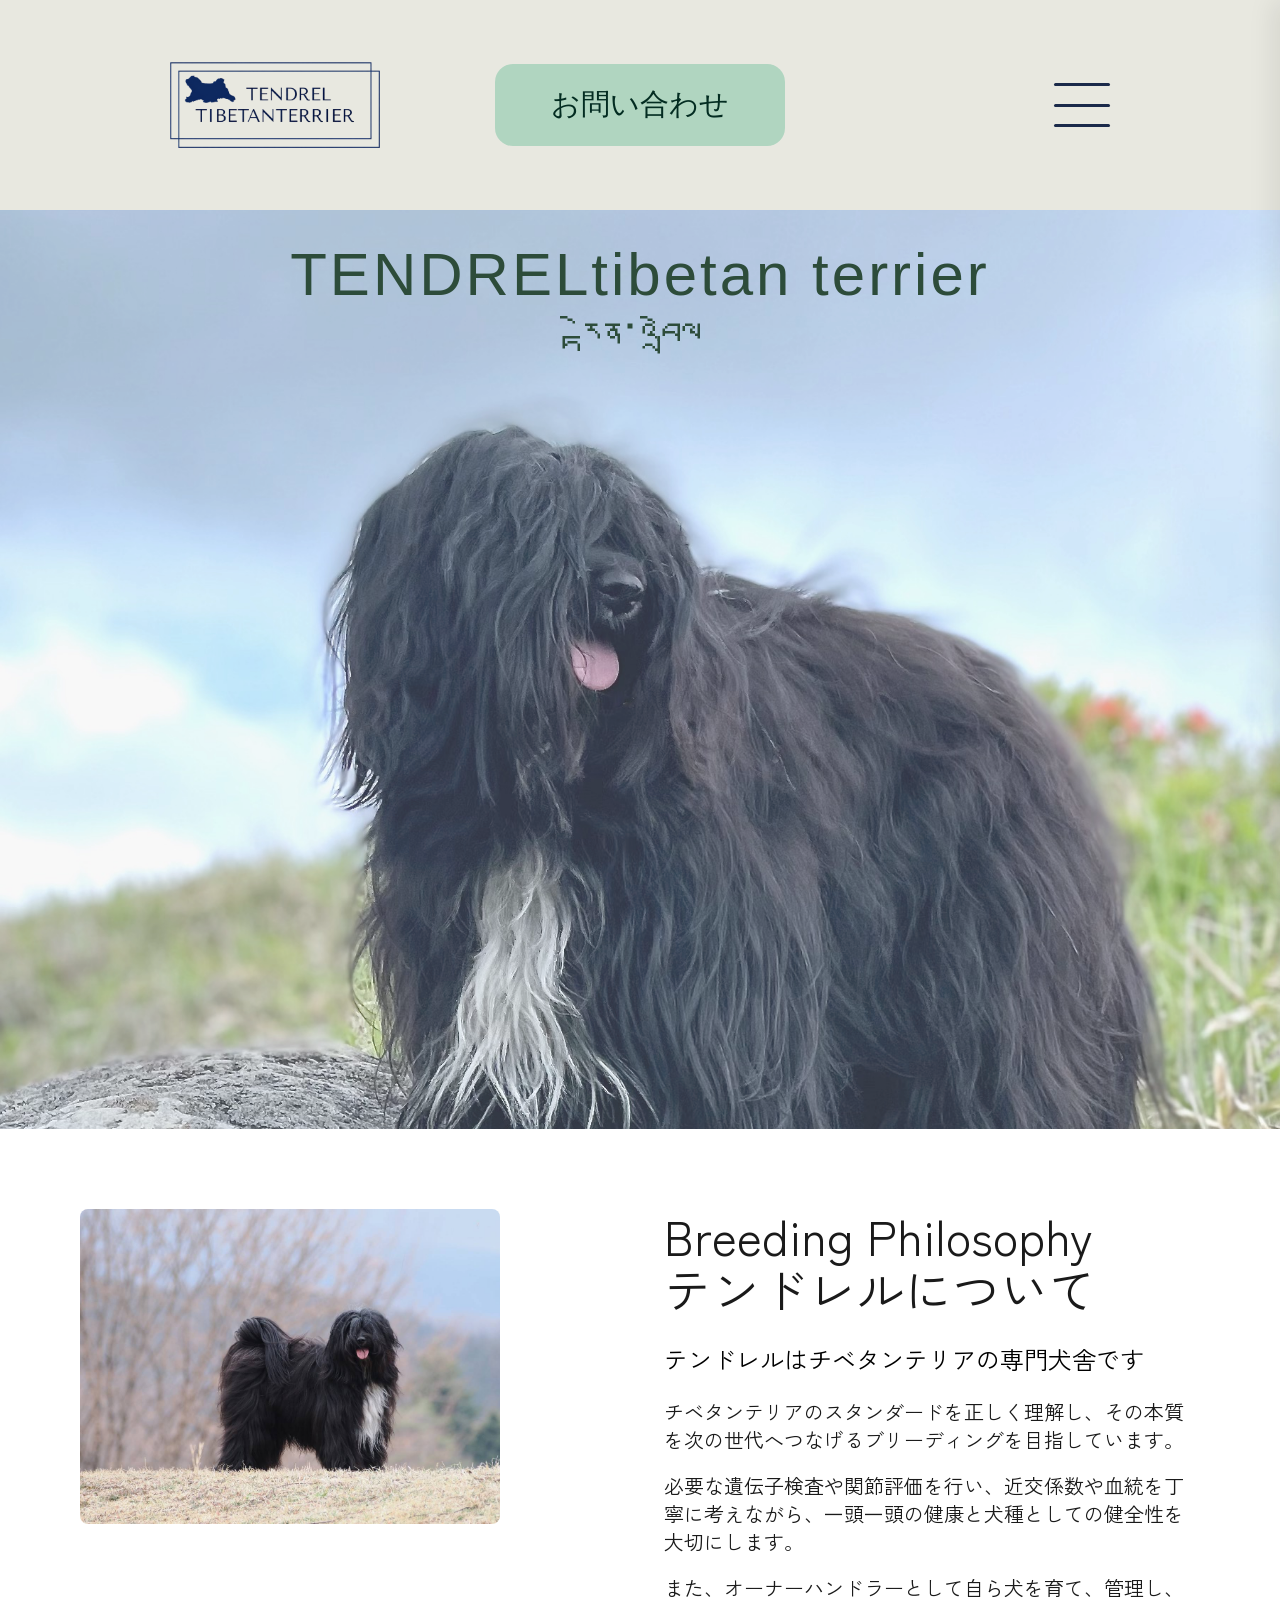
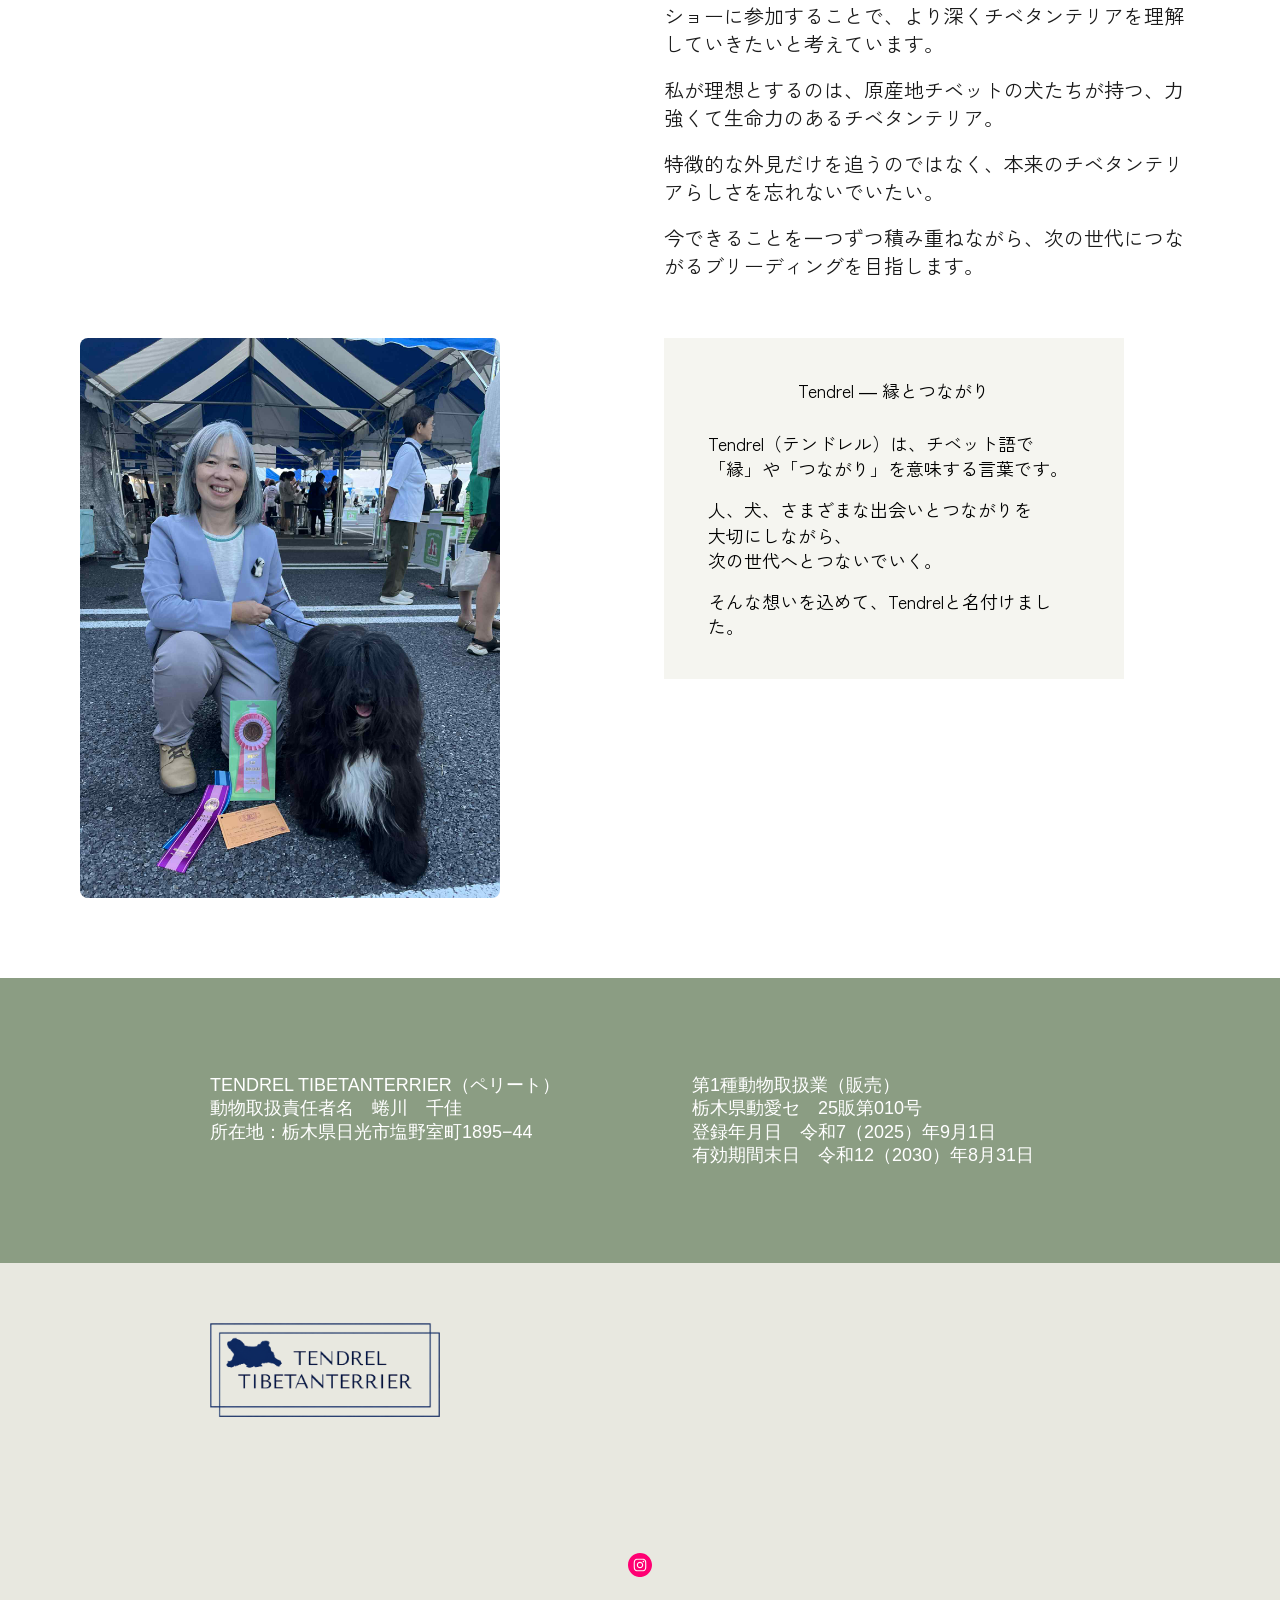
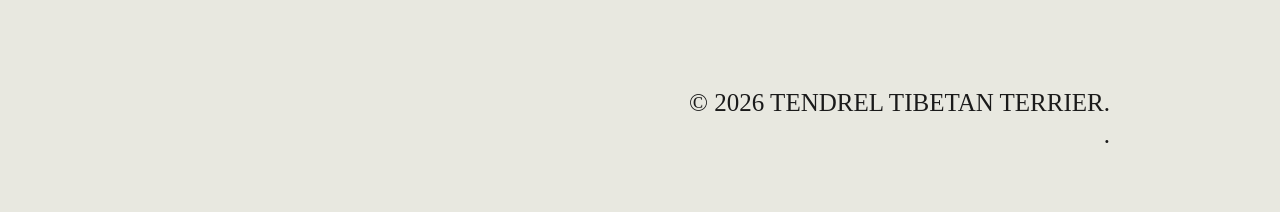
<file: index.html>
<!DOCTYPE html>
<html lang="ja">
<head>
  <meta charset="UTF-8" />
  <meta name="viewport" content="width=device-width, initial-scale=1.0" />
  <title>ホーム | TENDREL tibetan terrier（テンプレート）</title>
  <!-- 元サイトと完全一致させるフォント定義（Wix CDN のフォントを参照） -->
  <link rel="preconnect" href="https://static.parastorage.com" crossorigin />
  <!-- philosophy セクション用フォント -->
  <link rel="preconnect" href="https://fonts.googleapis.com" />
  <link rel="preconnect" href="https://fonts.gstatic.com" crossorigin />
  <link rel="stylesheet" href="https://fonts.googleapis.com/css2?family=Zen+Kaku+Gothic+New:wght@400;500;700&display=swap" />
  <link rel="stylesheet" href="css/fonts.css" />
  <link rel="stylesheet" href="css/styles.css" />
</head>
<body>

  <!-- ===================== ヘッダー ===================== -->
  <header class="site-header">
    <div class="header-inner">
      <a class="logo" href="./" aria-label="TENDREL TIBETANTERRIER">
        <img class="logo-img" src="images/logo.png" alt="TENDREL TIBETANTERRIER" />
      </a>
      <a class="contact-btn" href="#">お問い合わせ</a>
      <button class="menu-btn" type="button" aria-label="メニューを開く" aria-expanded="false" aria-controls="site-menu">
        <span></span><span></span><span></span>
      </button>
    </div>
  </header>

  <main>
    <!-- ===================== ヒーロー ===================== -->
    <section class="hero">
      <img class="hero-img" src="images/hero.jpeg" alt="チベタンテリア" />
      <div class="hero-text">
        <h1 class="hero-title">TENDREL<span class="hero-sub">tibetan terrier</span></h1>
        <h1 class="hero-tibetan">རྟེན་འབྲེལ</h1>
      </div>
    </section>

    <!-- ===================== Breeding Philosophy ===================== -->
    <section class="philosophy">
      <div class="philosophy-inner">
        <div class="philo-grid">
          <div class="philo-text">
            <h2 class="section-title">Breeding Philosophy<br>テンドレルについて</h2>

            <p class="lead">テンドレルはチベタンテリアの専門犬舎です</p>

            <div class="body-text">
              <p>チベタンテリアのスタンダードを正しく理解し、その本質を次の世代へつなげるブリーディングを目指しています。</p>
              <p>必要な遺伝子検査や関節評価を行い、近交係数や血統を丁寧に考えながら、一頭一頭の健康と犬種としての健全性を大切にします。</p>
              <p>また、オーナーハンドラーとして自ら犬を育て、管理し、ショーに参加することで、より深くチベタンテリアを理解していきたいと考えています。</p>
              <p>私が理想とするのは、原産地チベットの犬たちが持つ、力強くて生命力のあるチベタンテリア。</p>
              <p>特徴的な外見だけを追うのではなく、本来のチベタンテリアらしさを忘れないでいたい。</p>
              <p>今できることを一つずつ積み重ねながら、次の世代につながるブリーディングを目指します。</p>
            </div>
          </div>

          <figure class="philosophy-photo">
            <img src="images/tibetan-terrier.jpg" alt="チベタンテリア" />
          </figure>

          <figure class="philosophy-photo-2">
            <img src="images/philo2.jpeg" alt="ドッグショーのチベタンテリア" />
          </figure>

          <div class="quote-box">
            <p class="quote-title">Tendrel ― 縁とつながり</p>
            <div class="spacer"></div>
            <p>Tendrel（テンドレル）は、チベット語で</p>
            <p>「縁」や「つながり」を意味する言葉です。</p>
            <div class="spacer"></div>
            <p>人、犬、さまざまな出会いとつながりを</p>
            <p>大切にしながら、</p>
            <p>次の世代へとつないでいく。</p>
            <div class="spacer"></div>
            <p>そんな想いを込めて、Tendrelと名付けました。</p>
          </div>
        </div>
      </div>
    </section>

    <!-- ===================== 登録情報 ===================== -->
    <section class="info">
      <div class="info-inner">
        <div class="info-block">
          <p>TENDREL TIBETANTERRIER（ペリート）</p>
          <p>動物取扱責任者名　蜷川　千佳</p>
          <p>所在地：栃木県日光市塩野室町1895−44</p>
        </div>
        <div class="info-block">
          <p>第1種動物取扱業（販売）</p>
          <p>栃木県動愛セ　25販第010号</p>
          <p>登録年月日　令和7（2025）年9月1日</p>
          <p>有効期間末日　令和12（2030）年8月31日</p>
        </div>
      </div>
    </section>
  </main>

  <!-- ===================== フッター ===================== -->
  <footer class="site-footer">
    <div class="footer-inner">
      <a class="logo footer-logo" href="./" aria-label="TENDREL TIBETANTERRIER">
        <img class="logo-img" src="images/logo.png" alt="TENDREL TIBETANTERRIER" />
      </a>
      <nav class="social-bar" aria-label="SNS">
        <a class="social-icon" href="https://www.instagram.com/tendrel_tibetanterrier/" target="_blank" rel="noopener" aria-label="Instagram">
          <img src="images/instagram.svg" alt="Instagram" />
        </a>
      </nav>
      <div class="copyright">
        <p>© 2026 TENDREL TIBETAN TERRIER.</p>
        <p>.</p>
      </div>
    </div>
  </footer>

  <!-- ===================== ハンバーガーメニュー ===================== -->
  <!-- 背景オーバーレイ (クリックで閉じる) -->
  <div class="menu-overlay" data-menu-close hidden></div>

  <!-- 右からスライドインするドロワー -->
  <aside class="menu-drawer" id="site-menu" role="dialog" aria-modal="true" aria-label="サイト" aria-hidden="true">
    <button class="menu-close" type="button" aria-label="メニューを閉じる" data-menu-close>
      <span></span><span></span>
    </button>
    <nav class="menu-nav" aria-label="サイト">
      <ul>
        <li>
          <a class="is-active" href="./">ホーム</a>
        </li>
        <li>
          <a href="about/">チベタンテリアについて</a>
        </li>
        <li class="has-sub">
          <div class="sub-row">
            <a href="my-dog/">MY DOG</a>
            <button class="sub-toggle" type="button" aria-label="その他の MY DOG ページ" aria-expanded="false"></button>
          </div>
          <ul class="submenu">
            <li><a href="my-dog/giorgia/">ジョージア</a></li>
          </ul>
        </li>
        <li>
          <a href="instagram/">Instagram</a>
        </li>
      </ul>
    </nav>
  </aside>

  <script src="js/menu.js"></script>

</body>
</html>
</file>
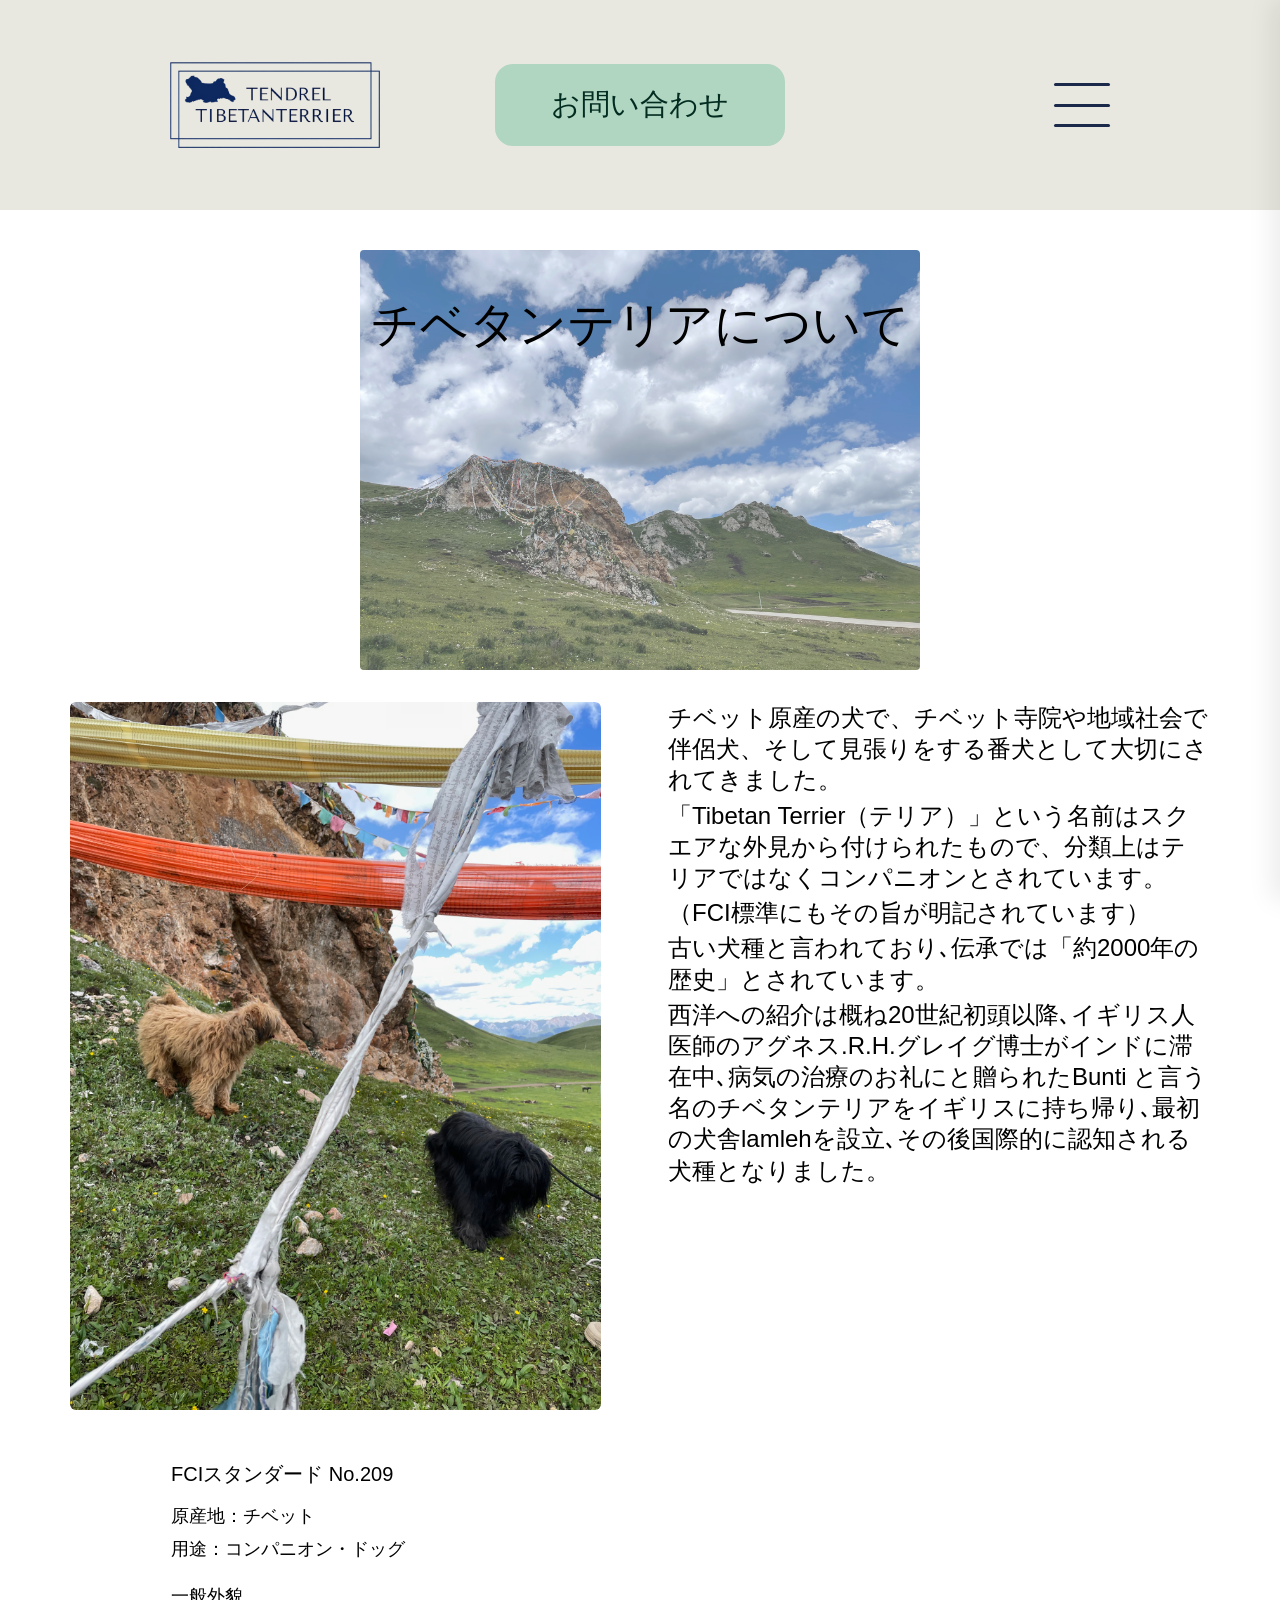
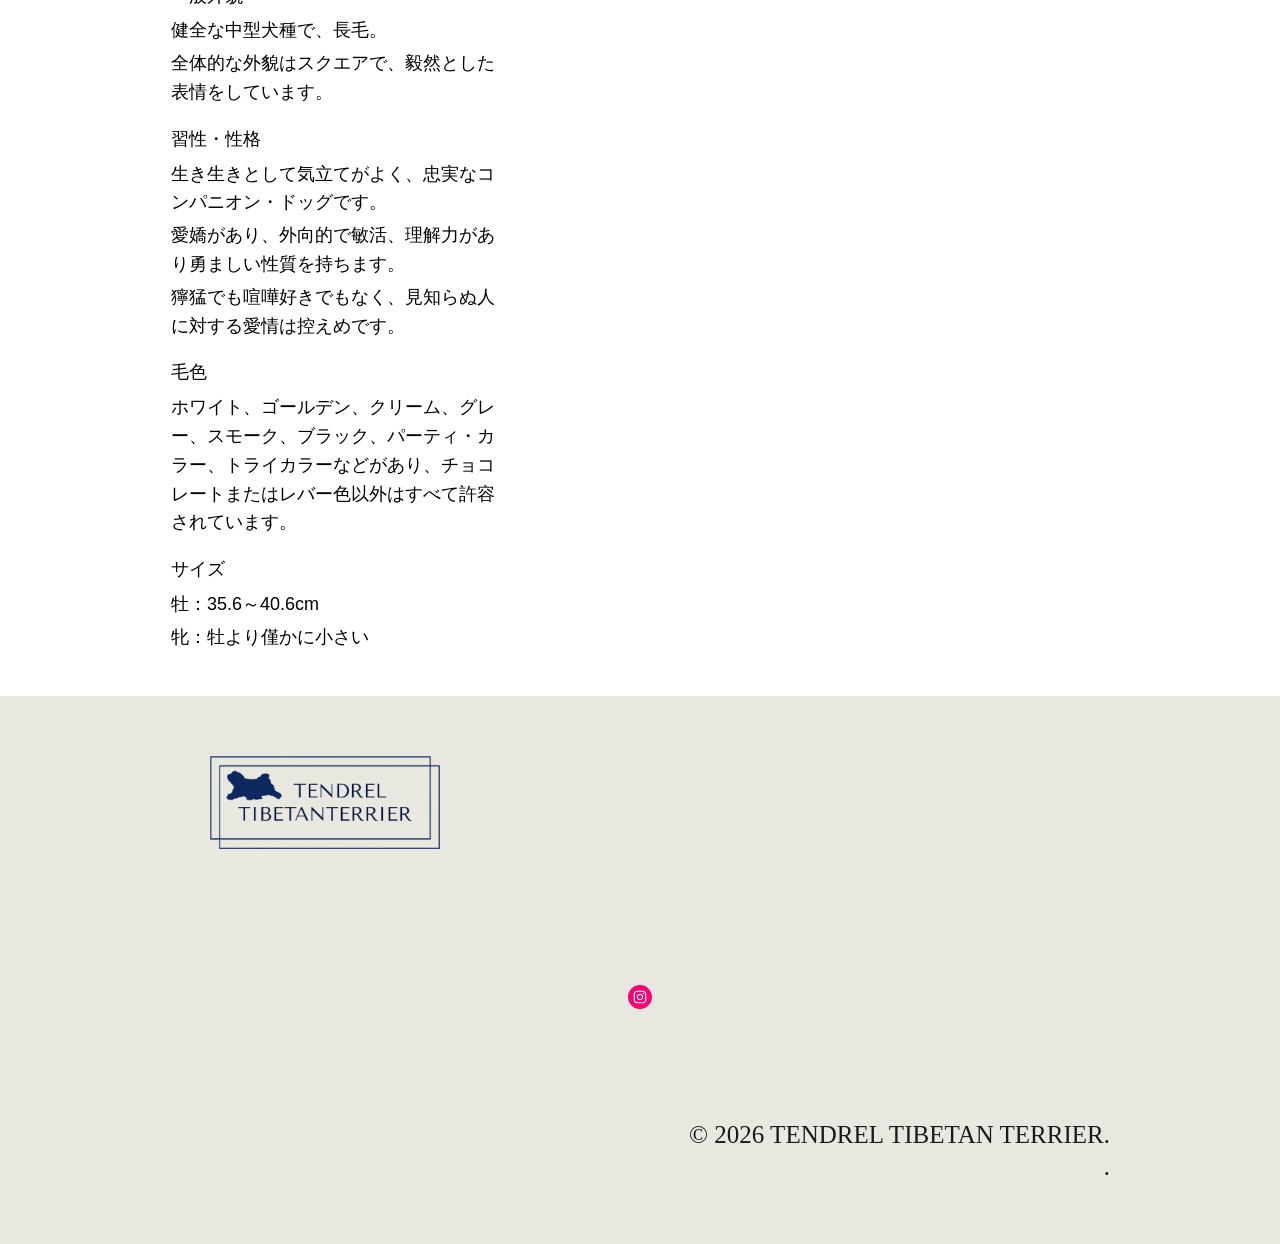
<file: about/index.html>
<!DOCTYPE html>
<html lang="ja">
<head>
  <meta charset="UTF-8" />
  <meta name="viewport" content="width=device-width, initial-scale=1.0" />
  <title>チベタンテリアについて | TENDREL tibetan terrier（テンプレート）</title>
  <link rel="preconnect" href="https://static.parastorage.com" crossorigin />
  <link rel="stylesheet" href="../css/fonts.css" />
  <link rel="stylesheet" href="../css/styles.css" />
</head>
<body>

  <!-- ===================== ヘッダー ===================== -->
  <header class="site-header">
    <div class="header-inner">
      <a class="logo" href="../" aria-label="TENDREL TIBETANTERRIER">
        <img class="logo-img" src="../images/logo.png" alt="TENDREL TIBETANTERRIER" />
      </a>
      <a class="contact-btn" href="#">お問い合わせ</a>
      <button class="menu-btn" type="button" aria-label="メニューを開く" aria-expanded="false" aria-controls="site-menu">
        <span></span><span></span><span></span>
      </button>
    </div>
  </header>

  <main>
    <section class="subpage subpage-about">
      <div class="about-top">
        <img class="about-hero-img" src="../images/home-1.jpeg" alt="チベット高原" />
        <h1 class="about-title">チベタンテリアについて</h1>
      </div>

      <div class="about-grid">
        <figure class="about-photo">
          <img src="../images/home-2.jpeg" alt="チベタンテリア" />
        </figure>

        <div class="about-body">
          <p>チベット原産の犬で、チベット寺院や地域社会で伴侶犬、そして見張りをする番犬として大切にされてきました。</p>
          <p>「Tibetan Terrier（テリア）」という名前はスクエアな外見から付けられたもので、分類上はテリアではなくコンパニオンとされています。</p>
          <p>（FCI標準にもその旨が明記されています）</p>
          <p>古い犬種と言われており､伝承では「約2000年の歴史」とされています。</p>
          <p>西洋への紹介は概ね20世紀初頭以降､イギリス人医師のアグネス.R.H.グレイグ博士がインドに滞在中､病気の治療のお礼にと贈られたBunti と言う名のチベタンテリアをイギリスに持ち帰り､最初の犬舎lamlehを設立､その後国際的に認知される犬種となりました。</p>
        </div>

        <div class="about-fci">
          <p class="fci-title">FCIスタンダード No.209</p>
          <p>原産地：チベット</p>
          <p>用途：コンパニオン・ドッグ</p>
          <p class="fci-head">一般外貌</p>
          <p>健全な中型犬種で、長毛。</p>
          <p>全体的な外貌はスクエアで、毅然とした表情をしています。</p>
          <p class="fci-head">習性・性格</p>
          <p>生き生きとして気立てがよく、忠実なコンパニオン・ドッグです。</p>
          <p>愛嬌があり、外向的で敏活、理解力があり勇ましい性質を持ちます。</p>
          <p>獰猛でも喧嘩好きでもなく、見知らぬ人に対する愛情は控えめです。</p>
          <p class="fci-head">毛色</p>
          <p>ホワイト、ゴールデン、クリーム、グレー、スモーク、ブラック、パーティ・カラー、トライカラーなどがあり、チョコレートまたはレバー色以外はすべて許容されています。</p>
          <p class="fci-head">サイズ</p>
          <p>牡：35.6～40.6cm</p>
          <p>牝：牡より僅かに小さい</p>
        </div>

        <div class="about-note">
          <iframe class="note-embed" src="https://note.com/embed/notes/nbaa6fe2e93aa" title="note でもっと詳しく" height="400" loading="lazy"></iframe>
        </div>
      </div>
    </section>
  </main>

  <!-- ===================== フッター ===================== -->
  <footer class="site-footer">
    <div class="footer-inner">
      <a class="logo footer-logo" href="../" aria-label="TENDREL TIBETANTERRIER">
        <img class="logo-img" src="../images/logo.png" alt="TENDREL TIBETANTERRIER" />
      </a>
      <nav class="social-bar" aria-label="SNS">
        <a class="social-icon" href="https://www.instagram.com/tendrel_tibetanterrier/" target="_blank" rel="noopener" aria-label="Instagram">
          <img src="../images/instagram.svg" alt="Instagram" />
        </a>
      </nav>
      <div class="copyright">
        <p>© 2026 TENDREL TIBETAN TERRIER.</p>
        <p>.</p>
      </div>
    </div>
  </footer>

  <!-- ===================== ハンバーガーメニュー ===================== -->
  <div class="menu-overlay" data-menu-close hidden></div>
  <aside class="menu-drawer" id="site-menu" role="dialog" aria-modal="true" aria-label="サイト" aria-hidden="true">
    <button class="menu-close" type="button" aria-label="メニューを閉じる" data-menu-close>
      <span></span><span></span>
    </button>
    <nav class="menu-nav" aria-label="サイト">
      <ul>
        <li><a href="../">ホーム</a></li>
        <li><a class="is-active" href="../about/">チベタンテリアについて</a></li>
        <li class="has-sub">
          <div class="sub-row">
            <a href="../my-dog/">MY DOG</a>
            <button class="sub-toggle" type="button" aria-label="その他の MY DOG ページ" aria-expanded="false"></button>
          </div>
          <ul class="submenu">
            <li><a href="../my-dog/giorgia/">ジョージア</a></li>
          </ul>
        </li>
        <li><a href="../instagram/">Instagram</a></li>
      </ul>
    </nav>
  </aside>

  <script async src="https://note.com/scripts/embed.js" charset="utf-8"></script>
  <script src="../js/menu.js"></script>

</body>
</html>
</file>
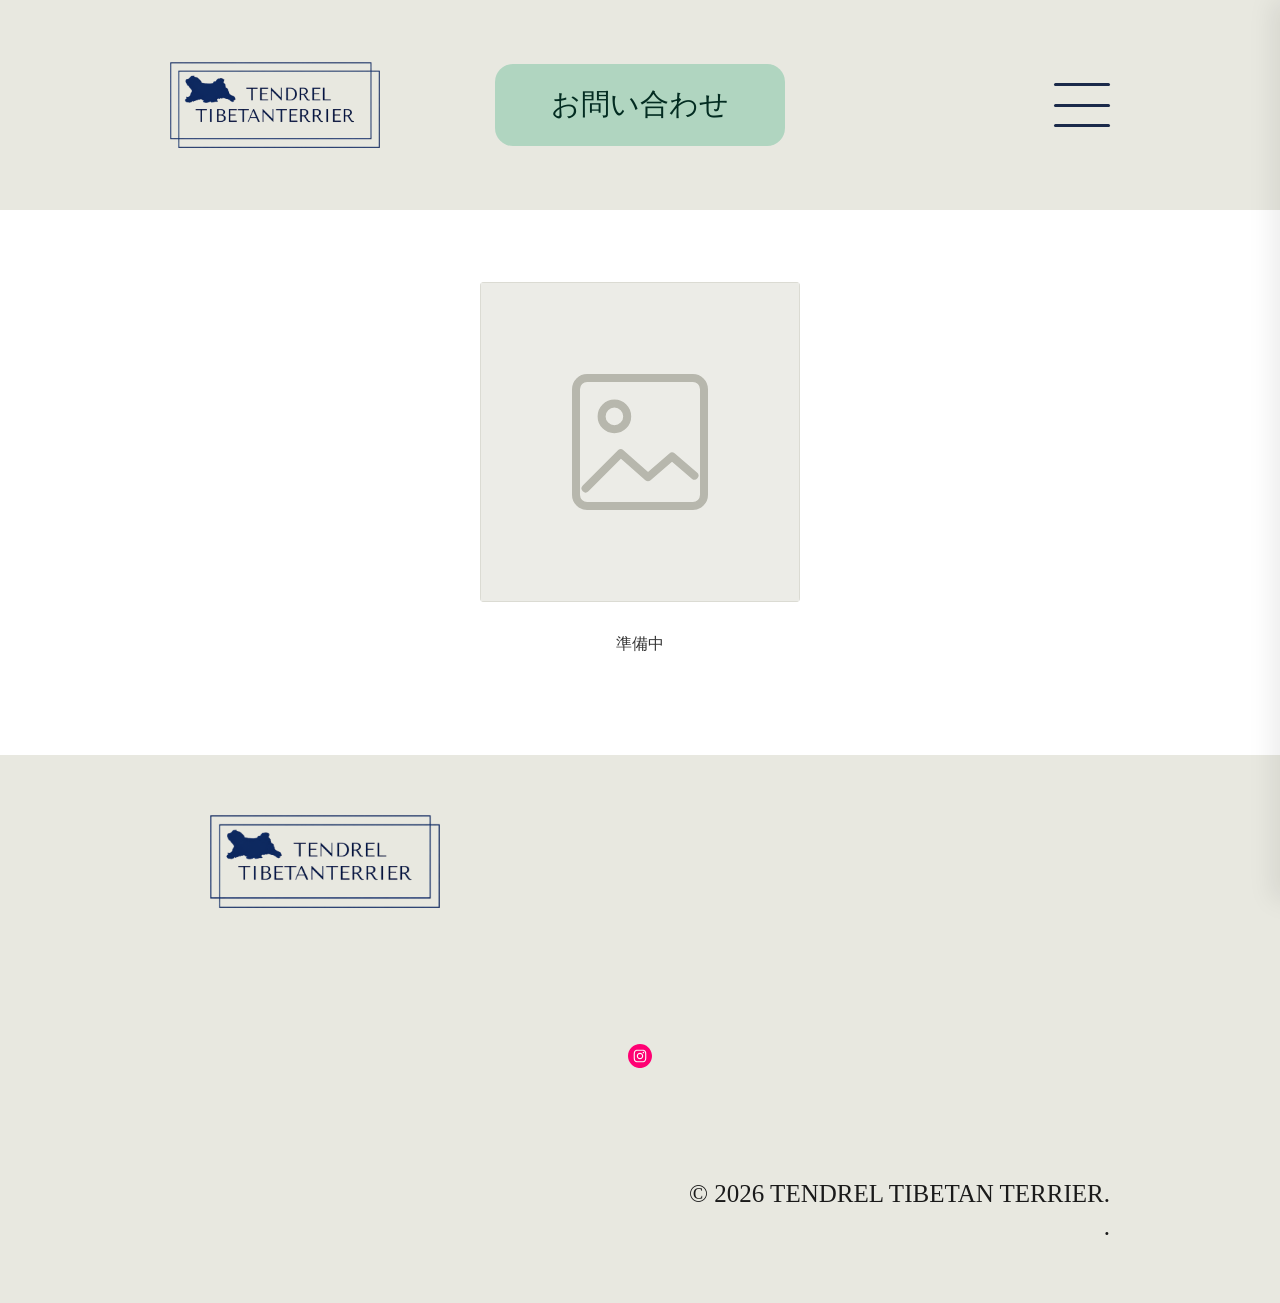
<file: instagram/index.html>
<!DOCTYPE html>
<html lang="ja">
<head>
  <meta charset="UTF-8" />
  <meta name="viewport" content="width=device-width, initial-scale=1.0" />
  <title>Instagram | TENDREL tibetan terrier（テンプレート）</title>
  <link rel="preconnect" href="https://static.parastorage.com" crossorigin />
  <link rel="stylesheet" href="../css/fonts.css" />
  <link rel="stylesheet" href="../css/styles.css" />
</head>
<body>

  <!-- ===================== ヘッダー ===================== -->
  <header class="site-header">
    <div class="header-inner">
      <a class="logo" href="../" aria-label="TENDREL TIBETANTERRIER">
        <img class="logo-img" src="../images/logo.png" alt="TENDREL TIBETANTERRIER" />
      </a>
      <a class="contact-btn" href="#">お問い合わせ</a>
      <button class="menu-btn" type="button" aria-label="メニューを開く" aria-expanded="false" aria-controls="site-menu">
        <span></span><span></span><span></span>
      </button>
    </div>
  </header>

  <main>
    <section class="subpage subpage-ig">
      <div class="ig-inner">
        <img class="ig-dummy" src="../images/dummy-post.svg" alt="ダミー画像" />
        <p class="ig-placeholder-text">準備中</p>
      </div>
    </section>
  </main>

  <!-- ===================== フッター ===================== -->
  <footer class="site-footer">
    <div class="footer-inner">
      <a class="logo footer-logo" href="../" aria-label="TENDREL TIBETANTERRIER">
        <img class="logo-img" src="../images/logo.png" alt="TENDREL TIBETANTERRIER" />
      </a>
      <nav class="social-bar" aria-label="SNS">
        <a class="social-icon" href="https://www.instagram.com/tendrel_tibetanterrier/" target="_blank" rel="noopener" aria-label="Instagram">
          <img src="../images/instagram.svg" alt="Instagram" />
        </a>
      </nav>
      <div class="copyright">
        <p>© 2026 TENDREL TIBETAN TERRIER.</p>
        <p>.</p>
      </div>
    </div>
  </footer>

  <!-- ===================== ハンバーガーメニュー ===================== -->
  <div class="menu-overlay" data-menu-close hidden></div>
  <aside class="menu-drawer" id="site-menu" role="dialog" aria-modal="true" aria-label="サイト" aria-hidden="true">
    <button class="menu-close" type="button" aria-label="メニューを閉じる" data-menu-close>
      <span></span><span></span>
    </button>
    <nav class="menu-nav" aria-label="サイト">
      <ul>
        <li><a href="../">ホーム</a></li>
        <li><a href="../about/">チベタンテリアについて</a></li>
        <li class="has-sub">
          <div class="sub-row">
            <a href="../my-dog/">MY DOG</a>
            <button class="sub-toggle" type="button" aria-label="その他の MY DOG ページ" aria-expanded="false"></button>
          </div>
          <ul class="submenu">
            <li><a href="../my-dog/giorgia/">ジョージア</a></li>
          </ul>
        </li>
        <li><a class="is-active" href="../instagram/">Instagram</a></li>
      </ul>
    </nav>
  </aside>

  <script src="../js/menu.js"></script>

</body>
</html>
</file>
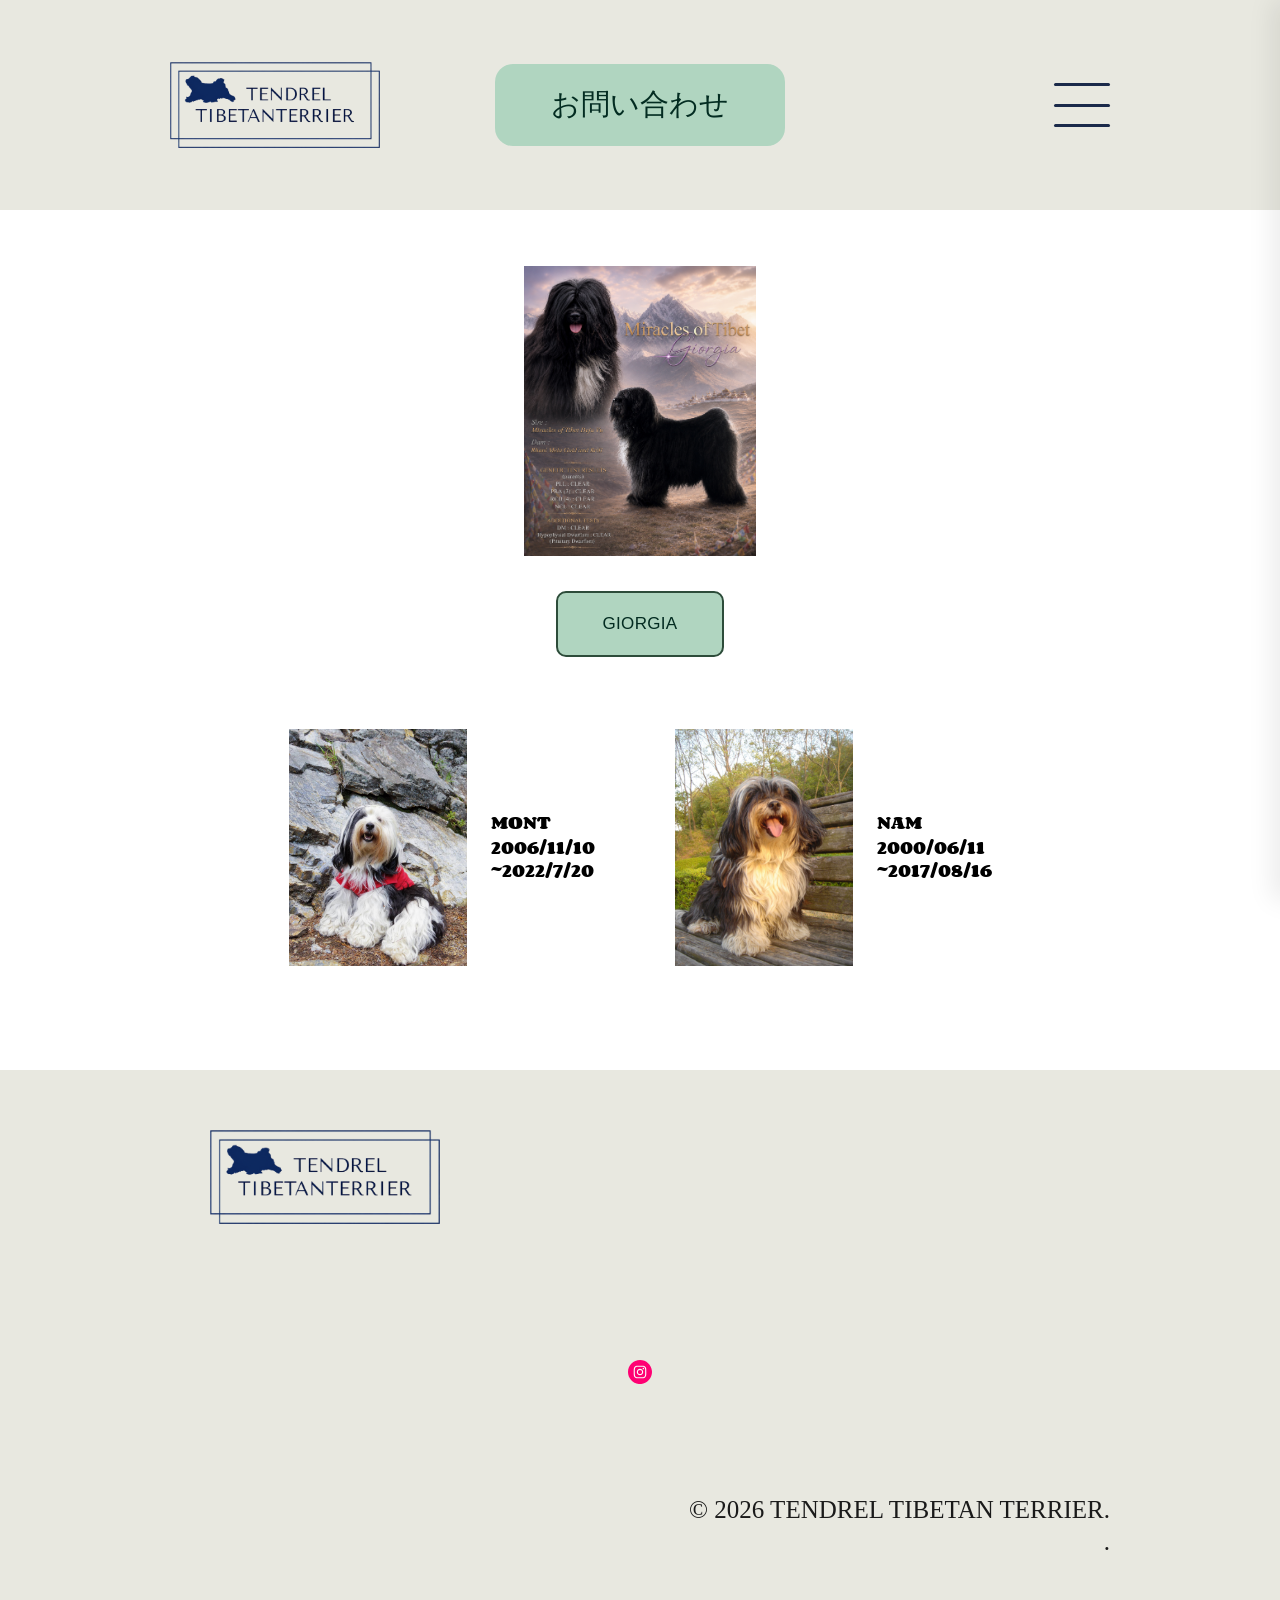
<file: my-dog/index.html>
<!DOCTYPE html>
<html lang="ja">
<head>
  <meta charset="UTF-8" />
  <meta name="viewport" content="width=device-width, initial-scale=1.0" />
  <title>MY DOG | TENDREL tibetan terrier（テンプレート）</title>
  <link rel="preconnect" href="https://static.parastorage.com" crossorigin />
  <!-- MONT / NAM の名前は Corben（元サイトと同じ書体） -->
  <link rel="preconnect" href="https://fonts.googleapis.com" />
  <link rel="preconnect" href="https://fonts.gstatic.com" crossorigin />
  <link rel="stylesheet" href="https://fonts.googleapis.com/css2?family=Corben:wght@400;700&display=swap" />
  <link rel="stylesheet" href="../css/fonts.css" />
  <link rel="stylesheet" href="../css/styles.css" />
</head>
<body>

  <!-- ===================== ヘッダー ===================== -->
  <header class="site-header">
    <div class="header-inner">
      <a class="logo" href="../" aria-label="TENDREL TIBETANTERRIER">
        <img class="logo-img" src="../images/logo.png" alt="TENDREL TIBETANTERRIER" />
      </a>
      <a class="contact-btn" href="#">お問い合わせ</a>
      <button class="menu-btn" type="button" aria-label="メニューを開く" aria-expanded="false" aria-controls="site-menu">
        <span></span><span></span><span></span>
      </button>
    </div>
  </header>

  <main>
    <section class="subpage subpage-mydog">
      <div class="mydog-inner">
        <div class="mydog-giorgia">
          <figure class="mydog-giorgia-photo">
            <img src="../images/giorgia-mydog.png" alt="GIORGIA" />
          </figure>
          <a class="giorgia-card" href="giorgia/">GIORGIA</a>
        </div>

        <div class="mydog-dogs">
          <div class="dog">
            <figure class="dog-photo">
              <img src="../images/mont.jpg" alt="MONT" />
            </figure>
            <div class="dog-info">
              <p class="dog-name">MONT</p>
              <p class="dog-date">2006/11/10</p>
              <p class="dog-date">~2022/7/20</p>
            </div>
          </div>
          <div class="dog">
            <figure class="dog-photo">
              <img src="../images/nam.jpg" alt="NAM" />
            </figure>
            <div class="dog-info">
              <p class="dog-name">NAM</p>
              <p class="dog-date">2000/06/11</p>
              <p class="dog-date">~2017/08/16</p>
            </div>
          </div>
        </div>
      </div>
    </section>
  </main>

  <!-- ===================== フッター ===================== -->
  <footer class="site-footer">
    <div class="footer-inner">
      <a class="logo footer-logo" href="../" aria-label="TENDREL TIBETANTERRIER">
        <img class="logo-img" src="../images/logo.png" alt="TENDREL TIBETANTERRIER" />
      </a>
      <nav class="social-bar" aria-label="SNS">
        <a class="social-icon" href="https://www.instagram.com/tendrel_tibetanterrier/" target="_blank" rel="noopener" aria-label="Instagram">
          <img src="../images/instagram.svg" alt="Instagram" />
        </a>
      </nav>
      <div class="copyright">
        <p>© 2026 TENDREL TIBETAN TERRIER.</p>
        <p>.</p>
      </div>
    </div>
  </footer>

  <!-- ===================== ハンバーガーメニュー ===================== -->
  <div class="menu-overlay" data-menu-close hidden></div>
  <aside class="menu-drawer" id="site-menu" role="dialog" aria-modal="true" aria-label="サイト" aria-hidden="true">
    <button class="menu-close" type="button" aria-label="メニューを閉じる" data-menu-close>
      <span></span><span></span>
    </button>
    <nav class="menu-nav" aria-label="サイト">
      <ul>
        <li><a href="../">ホーム</a></li>
        <li><a href="../about/">チベタンテリアについて</a></li>
        <li class="has-sub sub-open">
          <div class="sub-row">
            <a class="is-active" href="../my-dog/">MY DOG</a>
            <button class="sub-toggle" type="button" aria-label="その他の MY DOG ページ" aria-expanded="true"></button>
          </div>
          <ul class="submenu">
            <li><a href="../my-dog/giorgia/">ジョージア</a></li>
          </ul>
        </li>
        <li><a href="../instagram/">Instagram</a></li>
      </ul>
    </nav>
  </aside>

  <script src="../js/menu.js"></script>

</body>
</html>
</file>
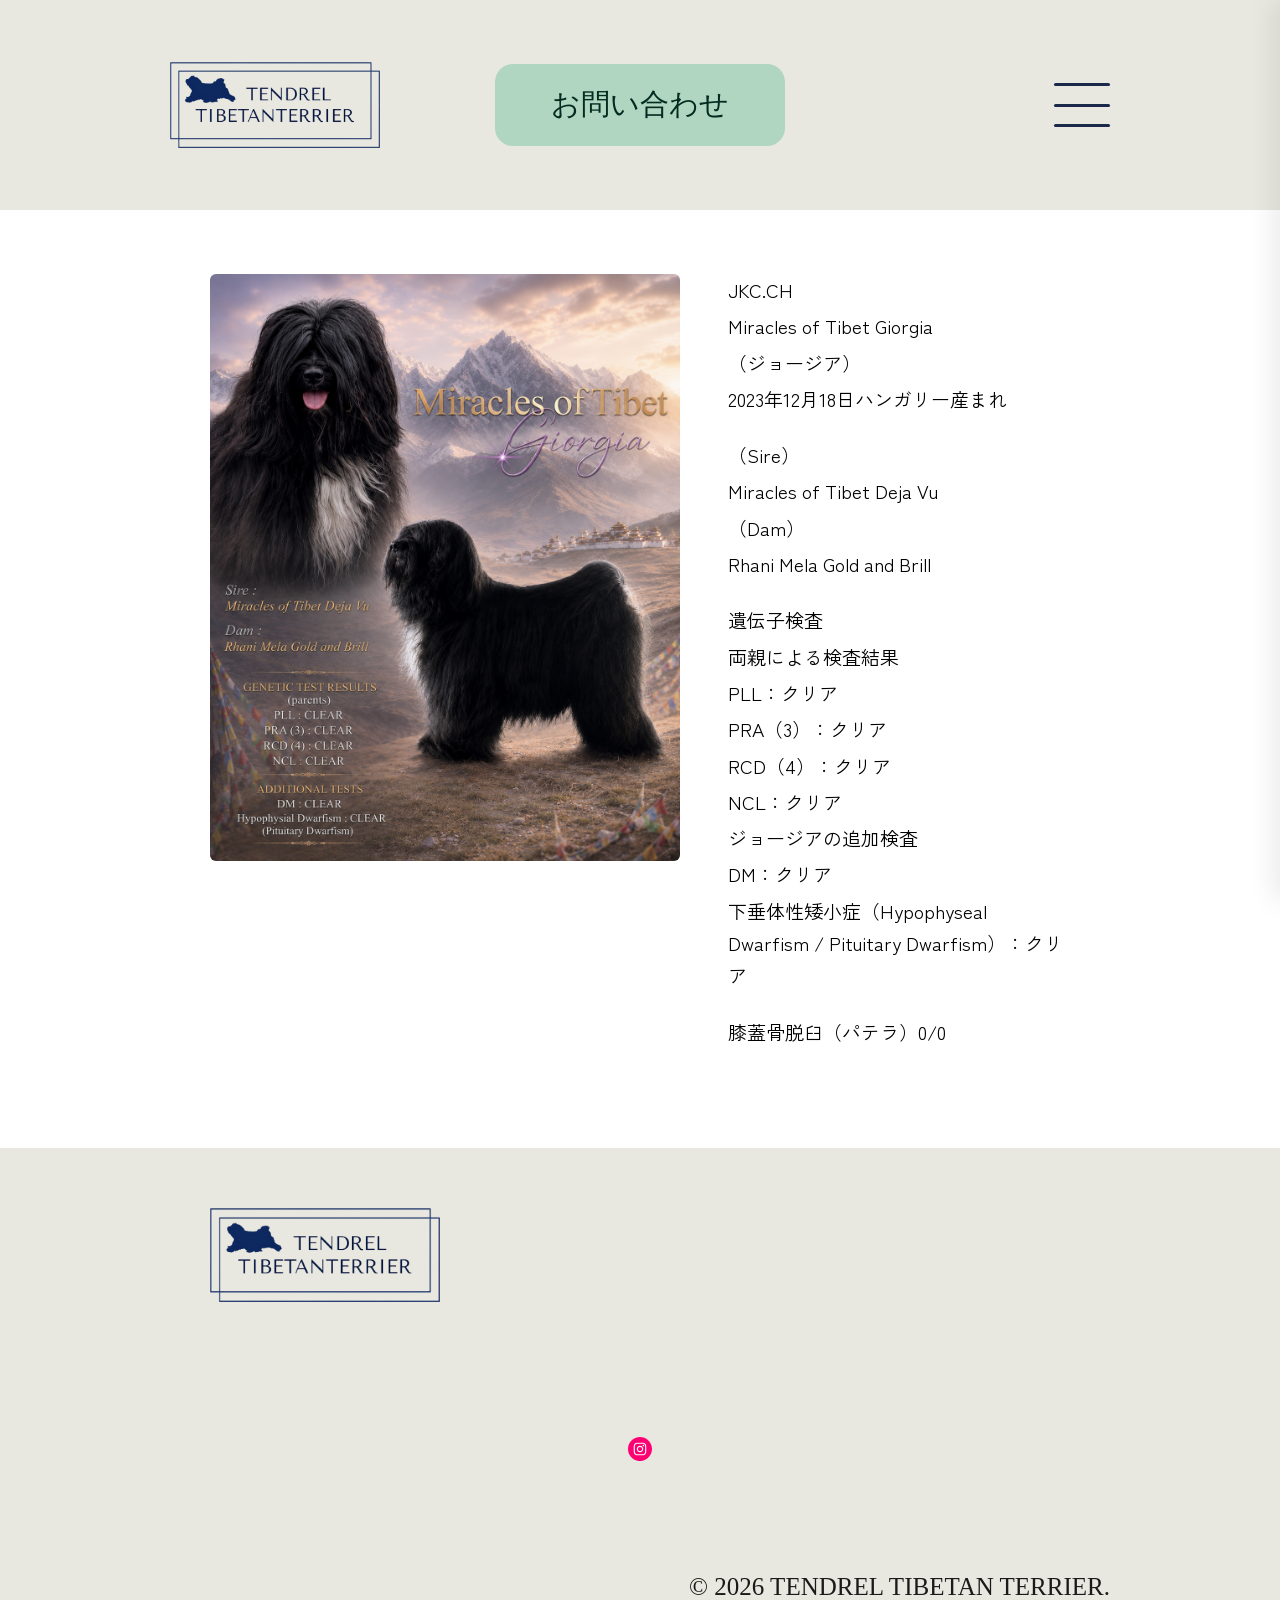
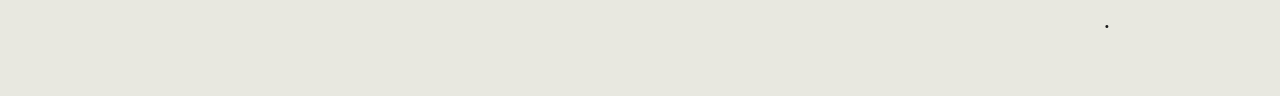
<file: my-dog/giorgia/index.html>
<!DOCTYPE html>
<html lang="ja">
<head>
  <meta charset="UTF-8" />
  <meta name="viewport" content="width=device-width, initial-scale=1.0" />
  <title>ジョージア | TENDREL tibetan terrier（テンプレート）</title>
  <link rel="preconnect" href="https://static.parastorage.com" crossorigin />
  <link rel="preconnect" href="https://fonts.googleapis.com" />
  <link rel="preconnect" href="https://fonts.gstatic.com" crossorigin />
  <link rel="stylesheet" href="https://fonts.googleapis.com/css2?family=Zen+Kaku+Gothic+New:wght@400;500;700&display=swap" />
  <link rel="stylesheet" href="../../css/fonts.css" />
  <link rel="stylesheet" href="../../css/styles.css" />
</head>
<body>

  <!-- ===================== ヘッダー ===================== -->
  <header class="site-header">
    <div class="header-inner">
      <a class="logo" href="../../" aria-label="TENDREL TIBETANTERRIER">
        <img class="logo-img" src="../../images/logo.png" alt="TENDREL TIBETANTERRIER" />
      </a>
      <a class="contact-btn" href="#">お問い合わせ</a>
      <button class="menu-btn" type="button" aria-label="メニューを開く" aria-expanded="false" aria-controls="site-menu">
        <span></span><span></span><span></span>
      </button>
    </div>
  </header>

  <main>
    <section class="subpage subpage-giorgia">
      <div class="giorgia-inner">
        <figure class="giorgia-photo">
          <img src="../../images/giorgia.png" alt="ジョージア" />
        </figure>
        <div class="giorgia-text">
          <p>JKC.CH</p>
          <p>Miracles of Tibet Giorgia</p>
          <p>（ジョージア）</p>
          <p>2023年12月18日ハンガリー産まれ</p>
          <p class="sp"></p>
          <p>（Sire）</p>
          <p>Miracles of Tibet Deja Vu</p>
          <p>（Dam）</p>
          <p>Rhani Mela Gold and Brill</p>
          <p class="sp"></p>
          <p>遺伝子検査</p>
          <p>両親による検査結果</p>
          <p>PLL：クリア</p>
          <p>PRA（3）：クリア</p>
          <p>RCD（4）：クリア</p>
          <p>NCL：クリア</p>
          <p>ジョージアの追加検査</p>
          <p>DM：クリア</p>
          <p>下垂体性矮小症（Hypophyseal Dwarfism / Pituitary Dwarfism）：クリア</p>
          <p class="sp"></p>
          <p>膝蓋骨脱臼（パテラ）0/0</p>
        </div>
      </div>
    </section>
  </main>

  <!-- ===================== フッター ===================== -->
  <footer class="site-footer">
    <div class="footer-inner">
      <a class="logo footer-logo" href="../../" aria-label="TENDREL TIBETANTERRIER">
        <img class="logo-img" src="../../images/logo.png" alt="TENDREL TIBETANTERRIER" />
      </a>
      <nav class="social-bar" aria-label="SNS">
        <a class="social-icon" href="https://www.instagram.com/tendrel_tibetanterrier/" target="_blank" rel="noopener" aria-label="Instagram">
          <img src="../../images/instagram.svg" alt="Instagram" />
        </a>
      </nav>
      <div class="copyright">
        <p>© 2026 TENDREL TIBETAN TERRIER.</p>
        <p>.</p>
      </div>
    </div>
  </footer>

  <!-- ===================== ハンバーガーメニュー ===================== -->
  <div class="menu-overlay" data-menu-close hidden></div>
  <aside class="menu-drawer" id="site-menu" role="dialog" aria-modal="true" aria-label="サイト" aria-hidden="true">
    <button class="menu-close" type="button" aria-label="メニューを閉じる" data-menu-close>
      <span></span><span></span>
    </button>
    <nav class="menu-nav" aria-label="サイト">
      <ul>
        <li><a href="../../">ホーム</a></li>
        <li><a href="../../about/">チベタンテリアについて</a></li>
        <li class="has-sub sub-open">
          <div class="sub-row">
            <a href="../../my-dog/">MY DOG</a>
            <button class="sub-toggle" type="button" aria-label="その他の MY DOG ページ" aria-expanded="true"></button>
          </div>
          <ul class="submenu">
            <li><a class="is-active" href="../../my-dog/giorgia/">ジョージア</a></li>
          </ul>
        </li>
        <li><a href="../../instagram/">Instagram</a></li>
      </ul>
    </nav>
  </aside>

  <script src="../../js/menu.js"></script>

</body>
</html>
</file>
<file: css/fonts.css>
/*
 * fonts.css
 * 元サイト (Wix) で使用されている Web フォントを完全一致で読み込むための @font-face 定義。
 * フォント本体は Wix の CDN (static.parastorage.com) をそのまま参照しています。
 *
 * 使用フォント:
 *   - trend-sans-w00-four : ヒーローの英字見出し "TENDREL tibetan terrier"
 *   - ot-pkokon-min2      : ヒーローのチベット文字見出し
 *   - ot-ptalking-stdn    : "Breeding Philosophy" 見出し / 本文
 *   - ot-pfolk-pron       : 「お問い合わせ」ボタン
 *   - newcezanne          : 動物取扱業の登録情報テキスト
 *   - kibitz-pro          : フッターのコピーライト
 *
 * 日本語フォントは unicode-range を持たない多数のサブセットに分割されており、
 * ブラウザは後方から順に「そのグリフを含むサブセット」だけを取得します
 * (元サイトと同じ挙動)。
 */

/* ===== trend-sans-w00-four ===== */
@font-face { font-family: trend-sans-w00-four; font-style: normal; font-weight: 400; src: url("https://static.parastorage.com/fonts/v2/5f456a47-a870-4626-bedc-13c20ea75b36/v1/trend-sans-w00-four.woff2") format("woff2"); unicode-range: U+20-7E, U+A0-A3, U+A5-AC, U+AE-B4, U+B6-FF, U+131, U+141-142, U+152-153, U+160-161, U+178, U+17D-17E, U+192, U+2C6-2C7, U+2D8-2DD, U+2013-2014, U+2018-201A, U+201C-201E, U+2020-2022, U+2026, U+2030, U+2039-203A, U+2044, U+20AC, U+2122, U+2126, U+2202, U+2206, U+220F, U+2211-2212, U+221A, U+221E, U+222B, U+2248, U+2260; font-display: swap; }

/* ===== ot-pkokon-min2 ===== */
@font-face { font-family: ot-pkokon-min2; font-style: normal; font-weight: 400; src: url("https://static.parastorage.com/fonts/v2/594177fc-fe75-42df-8832-f921a3786e01/v1/ot-pkokon-min2.other.woff2") format("woff2"); font-display: swap; }
@font-face { font-family: ot-pkokon-min2; font-style: normal; font-weight: 400; src: url("https://static.parastorage.com/fonts/v2/594177fc-fe75-42df-8832-f921a3786e01/v1/ot-pkokon-min2.math.woff2") format("woff2"); font-display: swap; }
@font-face { font-family: ot-pkokon-min2; font-style: normal; font-weight: 400; src: url("https://static.parastorage.com/fonts/v2/594177fc-fe75-42df-8832-f921a3786e01/v1/ot-pkokon-min2.symbols.woff2") format("woff2"); font-display: swap; }
@font-face { font-family: ot-pkokon-min2; font-style: normal; font-weight: 400; src: url("https://static.parastorage.com/fonts/v2/594177fc-fe75-42df-8832-f921a3786e01/v1/ot-pkokon-min2.japanese.0.woff2") format("woff2"); font-display: swap; }
@font-face { font-family: ot-pkokon-min2; font-style: normal; font-weight: 400; src: url("https://static.parastorage.com/fonts/v2/594177fc-fe75-42df-8832-f921a3786e01/v1/ot-pkokon-min2.japanese.1.woff2") format("woff2"); font-display: swap; }
@font-face { font-family: ot-pkokon-min2; font-style: normal; font-weight: 400; src: url("https://static.parastorage.com/fonts/v2/594177fc-fe75-42df-8832-f921a3786e01/v1/ot-pkokon-min2.japanese.2.woff2") format("woff2"); font-display: swap; }
@font-face { font-family: ot-pkokon-min2; font-style: normal; font-weight: 400; src: url("https://static.parastorage.com/fonts/v2/594177fc-fe75-42df-8832-f921a3786e01/v1/ot-pkokon-min2.japanese.3.woff2") format("woff2"); font-display: swap; }
@font-face { font-family: ot-pkokon-min2; font-style: normal; font-weight: 400; src: url("https://static.parastorage.com/fonts/v2/594177fc-fe75-42df-8832-f921a3786e01/v1/ot-pkokon-min2.japanese.4.woff2") format("woff2"); font-display: swap; }
@font-face { font-family: ot-pkokon-min2; font-style: normal; font-weight: 400; src: url("https://static.parastorage.com/fonts/v2/594177fc-fe75-42df-8832-f921a3786e01/v1/ot-pkokon-min2.japanese.5.woff2") format("woff2"); font-display: swap; }
@font-face { font-family: ot-pkokon-min2; font-style: normal; font-weight: 400; src: url("https://static.parastorage.com/fonts/v2/594177fc-fe75-42df-8832-f921a3786e01/v1/ot-pkokon-min2.japanese.6.woff2") format("woff2"); font-display: swap; }
@font-face { font-family: ot-pkokon-min2; font-style: normal; font-weight: 400; src: url("https://static.parastorage.com/fonts/v2/594177fc-fe75-42df-8832-f921a3786e01/v1/ot-pkokon-min2.japanese.7.woff2") format("woff2"); font-display: swap; }
@font-face { font-family: ot-pkokon-min2; font-style: normal; font-weight: 400; src: url("https://static.parastorage.com/fonts/v2/594177fc-fe75-42df-8832-f921a3786e01/v1/ot-pkokon-min2.japanese.8.woff2") format("woff2"); font-display: swap; }
@font-face { font-family: ot-pkokon-min2; font-style: normal; font-weight: 400; src: url("https://static.parastorage.com/fonts/v2/594177fc-fe75-42df-8832-f921a3786e01/v1/ot-pkokon-min2.japanese.9.woff2") format("woff2"); font-display: swap; }
@font-face { font-family: ot-pkokon-min2; font-style: normal; font-weight: 400; src: url("https://static.parastorage.com/fonts/v2/594177fc-fe75-42df-8832-f921a3786e01/v1/ot-pkokon-min2.japanese.10.woff2") format("woff2"); font-display: swap; }
@font-face { font-family: ot-pkokon-min2; font-style: normal; font-weight: 400; src: url("https://static.parastorage.com/fonts/v2/594177fc-fe75-42df-8832-f921a3786e01/v1/ot-pkokon-min2.japanese.11.woff2") format("woff2"); font-display: swap; }
@font-face { font-family: ot-pkokon-min2; font-style: normal; font-weight: 400; src: url("https://static.parastorage.com/fonts/v2/594177fc-fe75-42df-8832-f921a3786e01/v1/ot-pkokon-min2.japanese.12.woff2") format("woff2"); font-display: swap; }
@font-face { font-family: ot-pkokon-min2; font-style: normal; font-weight: 400; src: url("https://static.parastorage.com/fonts/v2/594177fc-fe75-42df-8832-f921a3786e01/v1/ot-pkokon-min2.japanese.13.woff2") format("woff2"); font-display: swap; }
@font-face { font-family: ot-pkokon-min2; font-style: normal; font-weight: 400; src: url("https://static.parastorage.com/fonts/v2/594177fc-fe75-42df-8832-f921a3786e01/v1/ot-pkokon-min2.japanese.14.woff2") format("woff2"); font-display: swap; }
@font-face { font-family: ot-pkokon-min2; font-style: normal; font-weight: 400; src: url("https://static.parastorage.com/fonts/v2/594177fc-fe75-42df-8832-f921a3786e01/v1/ot-pkokon-min2.japanese.15.woff2") format("woff2"); font-display: swap; }
@font-face { font-family: ot-pkokon-min2; font-style: normal; font-weight: 400; src: url("https://static.parastorage.com/fonts/v2/594177fc-fe75-42df-8832-f921a3786e01/v1/ot-pkokon-min2.japanese.16.woff2") format("woff2"); font-display: swap; }
@font-face { font-family: ot-pkokon-min2; font-style: normal; font-weight: 400; src: url("https://static.parastorage.com/fonts/v2/594177fc-fe75-42df-8832-f921a3786e01/v1/ot-pkokon-min2.japanese.17.woff2") format("woff2"); font-display: swap; }
@font-face { font-family: ot-pkokon-min2; font-style: normal; font-weight: 400; src: url("https://static.parastorage.com/fonts/v2/594177fc-fe75-42df-8832-f921a3786e01/v1/ot-pkokon-min2.japanese.18.woff2") format("woff2"); font-display: swap; }
@font-face { font-family: ot-pkokon-min2; font-style: normal; font-weight: 400; src: url("https://static.parastorage.com/fonts/v2/594177fc-fe75-42df-8832-f921a3786e01/v1/ot-pkokon-min2.japanese.19.woff2") format("woff2"); font-display: swap; }
@font-face { font-family: ot-pkokon-min2; font-style: normal; font-weight: 400; src: url("https://static.parastorage.com/fonts/v2/594177fc-fe75-42df-8832-f921a3786e01/v1/ot-pkokon-min2.japanese.20.woff2") format("woff2"); font-display: swap; }
@font-face { font-family: ot-pkokon-min2; font-style: normal; font-weight: 400; src: url("https://static.parastorage.com/fonts/v2/594177fc-fe75-42df-8832-f921a3786e01/v1/ot-pkokon-min2.japanese.21.woff2") format("woff2"); font-display: swap; }
@font-face { font-family: ot-pkokon-min2; font-style: normal; font-weight: 400; src: url("https://static.parastorage.com/fonts/v2/594177fc-fe75-42df-8832-f921a3786e01/v1/ot-pkokon-min2.japanese.22.woff2") format("woff2"); font-display: swap; }
@font-face { font-family: ot-pkokon-min2; font-style: normal; font-weight: 400; src: url("https://static.parastorage.com/fonts/v2/594177fc-fe75-42df-8832-f921a3786e01/v1/ot-pkokon-min2.japanese.23.woff2") format("woff2"); font-display: swap; }
@font-face { font-family: ot-pkokon-min2; font-style: normal; font-weight: 400; src: url("https://static.parastorage.com/fonts/v2/594177fc-fe75-42df-8832-f921a3786e01/v1/ot-pkokon-min2.japanese.24.woff2") format("woff2"); font-display: swap; }
@font-face { font-family: ot-pkokon-min2; font-style: normal; font-weight: 400; src: url("https://static.parastorage.com/fonts/v2/594177fc-fe75-42df-8832-f921a3786e01/v1/ot-pkokon-min2.japanese.25.woff2") format("woff2"); font-display: swap; }
@font-face { font-family: ot-pkokon-min2; font-style: normal; font-weight: 400; src: url("https://static.parastorage.com/fonts/v2/594177fc-fe75-42df-8832-f921a3786e01/v1/ot-pkokon-min2.japanese.26.woff2") format("woff2"); font-display: swap; }
@font-face { font-family: ot-pkokon-min2; font-style: normal; font-weight: 400; src: url("https://static.parastorage.com/fonts/v2/594177fc-fe75-42df-8832-f921a3786e01/v1/ot-pkokon-min2.japanese.27.woff2") format("woff2"); font-display: swap; }
@font-face { font-family: ot-pkokon-min2; font-style: normal; font-weight: 400; src: url("https://static.parastorage.com/fonts/v2/594177fc-fe75-42df-8832-f921a3786e01/v1/ot-pkokon-min2.japanese.28.woff2") format("woff2"); font-display: swap; }
@font-face { font-family: ot-pkokon-min2; font-style: normal; font-weight: 400; src: url("https://static.parastorage.com/fonts/v2/594177fc-fe75-42df-8832-f921a3786e01/v1/ot-pkokon-min2.japanese.29.woff2") format("woff2"); font-display: swap; }
@font-face { font-family: ot-pkokon-min2; font-style: normal; font-weight: 400; src: url("https://static.parastorage.com/fonts/v2/594177fc-fe75-42df-8832-f921a3786e01/v1/ot-pkokon-min2.japanese.30.woff2") format("woff2"); font-display: swap; }
@font-face { font-family: ot-pkokon-min2; font-style: normal; font-weight: 400; src: url("https://static.parastorage.com/fonts/v2/594177fc-fe75-42df-8832-f921a3786e01/v1/ot-pkokon-min2.japanese.31.woff2") format("woff2"); font-display: swap; }
@font-face { font-family: ot-pkokon-min2; font-style: normal; font-weight: 400; src: url("https://static.parastorage.com/fonts/v2/594177fc-fe75-42df-8832-f921a3786e01/v1/ot-pkokon-min2.japanese.32.woff2") format("woff2"); font-display: swap; }
@font-face { font-family: ot-pkokon-min2; font-style: normal; font-weight: 400; src: url("https://static.parastorage.com/fonts/v2/594177fc-fe75-42df-8832-f921a3786e01/v1/ot-pkokon-min2.japanese.33.woff2") format("woff2"); font-display: swap; }
@font-face { font-family: ot-pkokon-min2; font-style: normal; font-weight: 400; src: url("https://static.parastorage.com/fonts/v2/594177fc-fe75-42df-8832-f921a3786e01/v1/ot-pkokon-min2.japanese.34.woff2") format("woff2"); font-display: swap; }
@font-face { font-family: ot-pkokon-min2; font-style: normal; font-weight: 400; src: url("https://static.parastorage.com/fonts/v2/594177fc-fe75-42df-8832-f921a3786e01/v1/ot-pkokon-min2.japanese.35.woff2") format("woff2"); font-display: swap; }
@font-face { font-family: ot-pkokon-min2; font-style: normal; font-weight: 400; src: url("https://static.parastorage.com/fonts/v2/594177fc-fe75-42df-8832-f921a3786e01/v1/ot-pkokon-min2.japanese.36.woff2") format("woff2"); font-display: swap; }
@font-face { font-family: ot-pkokon-min2; font-style: normal; font-weight: 400; src: url("https://static.parastorage.com/fonts/v2/594177fc-fe75-42df-8832-f921a3786e01/v1/ot-pkokon-min2.japanese.37.woff2") format("woff2"); font-display: swap; }
@font-face { font-family: ot-pkokon-min2; font-style: normal; font-weight: 400; src: url("https://static.parastorage.com/fonts/v2/594177fc-fe75-42df-8832-f921a3786e01/v1/ot-pkokon-min2.japanese.38.woff2") format("woff2"); font-display: swap; }
@font-face { font-family: ot-pkokon-min2; font-style: normal; font-weight: 400; src: url("https://static.parastorage.com/fonts/v2/594177fc-fe75-42df-8832-f921a3786e01/v1/ot-pkokon-min2.japanese.39.woff2") format("woff2"); font-display: swap; }
@font-face { font-family: ot-pkokon-min2; font-style: normal; font-weight: 400; src: url("https://static.parastorage.com/fonts/v2/594177fc-fe75-42df-8832-f921a3786e01/v1/ot-pkokon-min2.cyrillic.woff2") format("woff2"); font-display: swap; }
@font-face { font-family: ot-pkokon-min2; font-style: normal; font-weight: 400; src: url("https://static.parastorage.com/fonts/v2/594177fc-fe75-42df-8832-f921a3786e01/v1/ot-pkokon-min2.latin.woff2") format("woff2"); font-display: swap; }

/* ===== ot-ptalking-stdn ===== */
@font-face { font-family: ot-ptalking-stdn; font-style: normal; font-weight: 400; src: url("https://static.parastorage.com/fonts/v2/b37e01c2-5649-4e2b-a850-885cf67d5c4a/v1/ot-ptalking-stdn.other.woff2") format("woff2"); font-display: swap; }
@font-face { font-family: ot-ptalking-stdn; font-style: normal; font-weight: 400; src: url("https://static.parastorage.com/fonts/v2/b37e01c2-5649-4e2b-a850-885cf67d5c4a/v1/ot-ptalking-stdn.math.woff2") format("woff2"); font-display: swap; }
@font-face { font-family: ot-ptalking-stdn; font-style: normal; font-weight: 400; src: url("https://static.parastorage.com/fonts/v2/b37e01c2-5649-4e2b-a850-885cf67d5c4a/v1/ot-ptalking-stdn.symbols.woff2") format("woff2"); font-display: swap; }
@font-face { font-family: ot-ptalking-stdn; font-style: normal; font-weight: 400; src: url("https://static.parastorage.com/fonts/v2/b37e01c2-5649-4e2b-a850-885cf67d5c4a/v1/ot-ptalking-stdn.japanese.0.woff2") format("woff2"); font-display: swap; }
@font-face { font-family: ot-ptalking-stdn; font-style: normal; font-weight: 400; src: url("https://static.parastorage.com/fonts/v2/b37e01c2-5649-4e2b-a850-885cf67d5c4a/v1/ot-ptalking-stdn.japanese.1.woff2") format("woff2"); font-display: swap; }
@font-face { font-family: ot-ptalking-stdn; font-style: normal; font-weight: 400; src: url("https://static.parastorage.com/fonts/v2/b37e01c2-5649-4e2b-a850-885cf67d5c4a/v1/ot-ptalking-stdn.japanese.2.woff2") format("woff2"); font-display: swap; }
@font-face { font-family: ot-ptalking-stdn; font-style: normal; font-weight: 400; src: url("https://static.parastorage.com/fonts/v2/b37e01c2-5649-4e2b-a850-885cf67d5c4a/v1/ot-ptalking-stdn.japanese.3.woff2") format("woff2"); font-display: swap; }
@font-face { font-family: ot-ptalking-stdn; font-style: normal; font-weight: 400; src: url("https://static.parastorage.com/fonts/v2/b37e01c2-5649-4e2b-a850-885cf67d5c4a/v1/ot-ptalking-stdn.japanese.4.woff2") format("woff2"); font-display: swap; }
@font-face { font-family: ot-ptalking-stdn; font-style: normal; font-weight: 400; src: url("https://static.parastorage.com/fonts/v2/b37e01c2-5649-4e2b-a850-885cf67d5c4a/v1/ot-ptalking-stdn.japanese.5.woff2") format("woff2"); font-display: swap; }
@font-face { font-family: ot-ptalking-stdn; font-style: normal; font-weight: 400; src: url("https://static.parastorage.com/fonts/v2/b37e01c2-5649-4e2b-a850-885cf67d5c4a/v1/ot-ptalking-stdn.japanese.6.woff2") format("woff2"); font-display: swap; }
@font-face { font-family: ot-ptalking-stdn; font-style: normal; font-weight: 400; src: url("https://static.parastorage.com/fonts/v2/b37e01c2-5649-4e2b-a850-885cf67d5c4a/v1/ot-ptalking-stdn.japanese.7.woff2") format("woff2"); font-display: swap; }
@font-face { font-family: ot-ptalking-stdn; font-style: normal; font-weight: 400; src: url("https://static.parastorage.com/fonts/v2/b37e01c2-5649-4e2b-a850-885cf67d5c4a/v1/ot-ptalking-stdn.japanese.8.woff2") format("woff2"); font-display: swap; }
@font-face { font-family: ot-ptalking-stdn; font-style: normal; font-weight: 400; src: url("https://static.parastorage.com/fonts/v2/b37e01c2-5649-4e2b-a850-885cf67d5c4a/v1/ot-ptalking-stdn.japanese.9.woff2") format("woff2"); font-display: swap; }
@font-face { font-family: ot-ptalking-stdn; font-style: normal; font-weight: 400; src: url("https://static.parastorage.com/fonts/v2/b37e01c2-5649-4e2b-a850-885cf67d5c4a/v1/ot-ptalking-stdn.japanese.10.woff2") format("woff2"); font-display: swap; }
@font-face { font-family: ot-ptalking-stdn; font-style: normal; font-weight: 400; src: url("https://static.parastorage.com/fonts/v2/b37e01c2-5649-4e2b-a850-885cf67d5c4a/v1/ot-ptalking-stdn.japanese.11.woff2") format("woff2"); font-display: swap; }
@font-face { font-family: ot-ptalking-stdn; font-style: normal; font-weight: 400; src: url("https://static.parastorage.com/fonts/v2/b37e01c2-5649-4e2b-a850-885cf67d5c4a/v1/ot-ptalking-stdn.japanese.12.woff2") format("woff2"); font-display: swap; }
@font-face { font-family: ot-ptalking-stdn; font-style: normal; font-weight: 400; src: url("https://static.parastorage.com/fonts/v2/b37e01c2-5649-4e2b-a850-885cf67d5c4a/v1/ot-ptalking-stdn.japanese.13.woff2") format("woff2"); font-display: swap; }
@font-face { font-family: ot-ptalking-stdn; font-style: normal; font-weight: 400; src: url("https://static.parastorage.com/fonts/v2/b37e01c2-5649-4e2b-a850-885cf67d5c4a/v1/ot-ptalking-stdn.japanese.14.woff2") format("woff2"); font-display: swap; }
@font-face { font-family: ot-ptalking-stdn; font-style: normal; font-weight: 400; src: url("https://static.parastorage.com/fonts/v2/b37e01c2-5649-4e2b-a850-885cf67d5c4a/v1/ot-ptalking-stdn.japanese.15.woff2") format("woff2"); font-display: swap; }
@font-face { font-family: ot-ptalking-stdn; font-style: normal; font-weight: 400; src: url("https://static.parastorage.com/fonts/v2/b37e01c2-5649-4e2b-a850-885cf67d5c4a/v1/ot-ptalking-stdn.japanese.16.woff2") format("woff2"); font-display: swap; }
@font-face { font-family: ot-ptalking-stdn; font-style: normal; font-weight: 400; src: url("https://static.parastorage.com/fonts/v2/b37e01c2-5649-4e2b-a850-885cf67d5c4a/v1/ot-ptalking-stdn.japanese.17.woff2") format("woff2"); font-display: swap; }
@font-face { font-family: ot-ptalking-stdn; font-style: normal; font-weight: 400; src: url("https://static.parastorage.com/fonts/v2/b37e01c2-5649-4e2b-a850-885cf67d5c4a/v1/ot-ptalking-stdn.japanese.18.woff2") format("woff2"); font-display: swap; }
@font-face { font-family: ot-ptalking-stdn; font-style: normal; font-weight: 400; src: url("https://static.parastorage.com/fonts/v2/b37e01c2-5649-4e2b-a850-885cf67d5c4a/v1/ot-ptalking-stdn.japanese.19.woff2") format("woff2"); font-display: swap; }
@font-face { font-family: ot-ptalking-stdn; font-style: normal; font-weight: 400; src: url("https://static.parastorage.com/fonts/v2/b37e01c2-5649-4e2b-a850-885cf67d5c4a/v1/ot-ptalking-stdn.japanese.20.woff2") format("woff2"); font-display: swap; }
@font-face { font-family: ot-ptalking-stdn; font-style: normal; font-weight: 400; src: url("https://static.parastorage.com/fonts/v2/b37e01c2-5649-4e2b-a850-885cf67d5c4a/v1/ot-ptalking-stdn.japanese.21.woff2") format("woff2"); font-display: swap; }
@font-face { font-family: ot-ptalking-stdn; font-style: normal; font-weight: 400; src: url("https://static.parastorage.com/fonts/v2/b37e01c2-5649-4e2b-a850-885cf67d5c4a/v1/ot-ptalking-stdn.japanese.22.woff2") format("woff2"); font-display: swap; }
@font-face { font-family: ot-ptalking-stdn; font-style: normal; font-weight: 400; src: url("https://static.parastorage.com/fonts/v2/b37e01c2-5649-4e2b-a850-885cf67d5c4a/v1/ot-ptalking-stdn.japanese.23.woff2") format("woff2"); font-display: swap; }
@font-face { font-family: ot-ptalking-stdn; font-style: normal; font-weight: 400; src: url("https://static.parastorage.com/fonts/v2/b37e01c2-5649-4e2b-a850-885cf67d5c4a/v1/ot-ptalking-stdn.japanese.24.woff2") format("woff2"); font-display: swap; }
@font-face { font-family: ot-ptalking-stdn; font-style: normal; font-weight: 400; src: url("https://static.parastorage.com/fonts/v2/b37e01c2-5649-4e2b-a850-885cf67d5c4a/v1/ot-ptalking-stdn.japanese.25.woff2") format("woff2"); font-display: swap; }
@font-face { font-family: ot-ptalking-stdn; font-style: normal; font-weight: 400; src: url("https://static.parastorage.com/fonts/v2/b37e01c2-5649-4e2b-a850-885cf67d5c4a/v1/ot-ptalking-stdn.japanese.26.woff2") format("woff2"); font-display: swap; }
@font-face { font-family: ot-ptalking-stdn; font-style: normal; font-weight: 400; src: url("https://static.parastorage.com/fonts/v2/b37e01c2-5649-4e2b-a850-885cf67d5c4a/v1/ot-ptalking-stdn.japanese.27.woff2") format("woff2"); font-display: swap; }
@font-face { font-family: ot-ptalking-stdn; font-style: normal; font-weight: 400; src: url("https://static.parastorage.com/fonts/v2/b37e01c2-5649-4e2b-a850-885cf67d5c4a/v1/ot-ptalking-stdn.japanese.28.woff2") format("woff2"); font-display: swap; }
@font-face { font-family: ot-ptalking-stdn; font-style: normal; font-weight: 400; src: url("https://static.parastorage.com/fonts/v2/b37e01c2-5649-4e2b-a850-885cf67d5c4a/v1/ot-ptalking-stdn.japanese.29.woff2") format("woff2"); font-display: swap; }
@font-face { font-family: ot-ptalking-stdn; font-style: normal; font-weight: 400; src: url("https://static.parastorage.com/fonts/v2/b37e01c2-5649-4e2b-a850-885cf67d5c4a/v1/ot-ptalking-stdn.japanese.30.woff2") format("woff2"); font-display: swap; }
@font-face { font-family: ot-ptalking-stdn; font-style: normal; font-weight: 400; src: url("https://static.parastorage.com/fonts/v2/b37e01c2-5649-4e2b-a850-885cf67d5c4a/v1/ot-ptalking-stdn.japanese.31.woff2") format("woff2"); font-display: swap; }
@font-face { font-family: ot-ptalking-stdn; font-style: normal; font-weight: 400; src: url("https://static.parastorage.com/fonts/v2/b37e01c2-5649-4e2b-a850-885cf67d5c4a/v1/ot-ptalking-stdn.japanese.32.woff2") format("woff2"); font-display: swap; }
@font-face { font-family: ot-ptalking-stdn; font-style: normal; font-weight: 400; src: url("https://static.parastorage.com/fonts/v2/b37e01c2-5649-4e2b-a850-885cf67d5c4a/v1/ot-ptalking-stdn.japanese.33.woff2") format("woff2"); font-display: swap; }
@font-face { font-family: ot-ptalking-stdn; font-style: normal; font-weight: 400; src: url("https://static.parastorage.com/fonts/v2/b37e01c2-5649-4e2b-a850-885cf67d5c4a/v1/ot-ptalking-stdn.japanese.34.woff2") format("woff2"); font-display: swap; }
@font-face { font-family: ot-ptalking-stdn; font-style: normal; font-weight: 400; src: url("https://static.parastorage.com/fonts/v2/b37e01c2-5649-4e2b-a850-885cf67d5c4a/v1/ot-ptalking-stdn.japanese.35.woff2") format("woff2"); font-display: swap; }
@font-face { font-family: ot-ptalking-stdn; font-style: normal; font-weight: 400; src: url("https://static.parastorage.com/fonts/v2/b37e01c2-5649-4e2b-a850-885cf67d5c4a/v1/ot-ptalking-stdn.japanese.36.woff2") format("woff2"); font-display: swap; }
@font-face { font-family: ot-ptalking-stdn; font-style: normal; font-weight: 400; src: url("https://static.parastorage.com/fonts/v2/b37e01c2-5649-4e2b-a850-885cf67d5c4a/v1/ot-ptalking-stdn.japanese.37.woff2") format("woff2"); font-display: swap; }
@font-face { font-family: ot-ptalking-stdn; font-style: normal; font-weight: 400; src: url("https://static.parastorage.com/fonts/v2/b37e01c2-5649-4e2b-a850-885cf67d5c4a/v1/ot-ptalking-stdn.japanese.38.woff2") format("woff2"); font-display: swap; }
@font-face { font-family: ot-ptalking-stdn; font-style: normal; font-weight: 400; src: url("https://static.parastorage.com/fonts/v2/b37e01c2-5649-4e2b-a850-885cf67d5c4a/v1/ot-ptalking-stdn.japanese.39.woff2") format("woff2"); font-display: swap; }
@font-face { font-family: ot-ptalking-stdn; font-style: normal; font-weight: 400; src: url("https://static.parastorage.com/fonts/v2/b37e01c2-5649-4e2b-a850-885cf67d5c4a/v1/ot-ptalking-stdn.cyrillic.woff2") format("woff2"); font-display: swap; }
@font-face { font-family: ot-ptalking-stdn; font-style: normal; font-weight: 400; src: url("https://static.parastorage.com/fonts/v2/b37e01c2-5649-4e2b-a850-885cf67d5c4a/v1/ot-ptalking-stdn.latin-ext.woff2") format("woff2"); font-display: swap; }
@font-face { font-family: ot-ptalking-stdn; font-style: normal; font-weight: 400; src: url("https://static.parastorage.com/fonts/v2/b37e01c2-5649-4e2b-a850-885cf67d5c4a/v1/ot-ptalking-stdn.latin.woff2") format("woff2"); font-display: swap; }

/* ===== ot-pfolk-pron (weight 500 = 「お問い合わせ」ボタン) ===== */
@font-face { font-family: ot-pfolk-pron; font-style: normal; font-weight: 500; src: url("https://static.parastorage.com/fonts/v2/7e13dd6c-acfc-4a41-b0e1-2dd475ea836d/v1/ot-pfolk-pron.other.woff2") format("woff2"); font-display: swap; }
@font-face { font-family: ot-pfolk-pron; font-style: normal; font-weight: 500; src: url("https://static.parastorage.com/fonts/v2/7e13dd6c-acfc-4a41-b0e1-2dd475ea836d/v1/ot-pfolk-pron.math.woff2") format("woff2"); font-display: swap; }
@font-face { font-family: ot-pfolk-pron; font-style: normal; font-weight: 500; src: url("https://static.parastorage.com/fonts/v2/7e13dd6c-acfc-4a41-b0e1-2dd475ea836d/v1/ot-pfolk-pron.symbols.woff2") format("woff2"); font-display: swap; }
@font-face { font-family: ot-pfolk-pron; font-style: normal; font-weight: 500; src: url("https://static.parastorage.com/fonts/v2/7e13dd6c-acfc-4a41-b0e1-2dd475ea836d/v1/ot-pfolk-pron.japanese.0.woff2") format("woff2"); font-display: swap; }
@font-face { font-family: ot-pfolk-pron; font-style: normal; font-weight: 500; src: url("https://static.parastorage.com/fonts/v2/7e13dd6c-acfc-4a41-b0e1-2dd475ea836d/v1/ot-pfolk-pron.japanese.1.woff2") format("woff2"); font-display: swap; }
@font-face { font-family: ot-pfolk-pron; font-style: normal; font-weight: 500; src: url("https://static.parastorage.com/fonts/v2/7e13dd6c-acfc-4a41-b0e1-2dd475ea836d/v1/ot-pfolk-pron.japanese.2.woff2") format("woff2"); font-display: swap; }
@font-face { font-family: ot-pfolk-pron; font-style: normal; font-weight: 500; src: url("https://static.parastorage.com/fonts/v2/7e13dd6c-acfc-4a41-b0e1-2dd475ea836d/v1/ot-pfolk-pron.japanese.3.woff2") format("woff2"); font-display: swap; }
@font-face { font-family: ot-pfolk-pron; font-style: normal; font-weight: 500; src: url("https://static.parastorage.com/fonts/v2/7e13dd6c-acfc-4a41-b0e1-2dd475ea836d/v1/ot-pfolk-pron.japanese.4.woff2") format("woff2"); font-display: swap; }
@font-face { font-family: ot-pfolk-pron; font-style: normal; font-weight: 500; src: url("https://static.parastorage.com/fonts/v2/7e13dd6c-acfc-4a41-b0e1-2dd475ea836d/v1/ot-pfolk-pron.japanese.5.woff2") format("woff2"); font-display: swap; }
@font-face { font-family: ot-pfolk-pron; font-style: normal; font-weight: 500; src: url("https://static.parastorage.com/fonts/v2/7e13dd6c-acfc-4a41-b0e1-2dd475ea836d/v1/ot-pfolk-pron.japanese.6.woff2") format("woff2"); font-display: swap; }
@font-face { font-family: ot-pfolk-pron; font-style: normal; font-weight: 500; src: url("https://static.parastorage.com/fonts/v2/7e13dd6c-acfc-4a41-b0e1-2dd475ea836d/v1/ot-pfolk-pron.japanese.7.woff2") format("woff2"); font-display: swap; }
@font-face { font-family: ot-pfolk-pron; font-style: normal; font-weight: 500; src: url("https://static.parastorage.com/fonts/v2/7e13dd6c-acfc-4a41-b0e1-2dd475ea836d/v1/ot-pfolk-pron.japanese.8.woff2") format("woff2"); font-display: swap; }
@font-face { font-family: ot-pfolk-pron; font-style: normal; font-weight: 500; src: url("https://static.parastorage.com/fonts/v2/7e13dd6c-acfc-4a41-b0e1-2dd475ea836d/v1/ot-pfolk-pron.japanese.9.woff2") format("woff2"); font-display: swap; }
@font-face { font-family: ot-pfolk-pron; font-style: normal; font-weight: 500; src: url("https://static.parastorage.com/fonts/v2/7e13dd6c-acfc-4a41-b0e1-2dd475ea836d/v1/ot-pfolk-pron.japanese.10.woff2") format("woff2"); font-display: swap; }
@font-face { font-family: ot-pfolk-pron; font-style: normal; font-weight: 500; src: url("https://static.parastorage.com/fonts/v2/7e13dd6c-acfc-4a41-b0e1-2dd475ea836d/v1/ot-pfolk-pron.japanese.11.woff2") format("woff2"); font-display: swap; }
@font-face { font-family: ot-pfolk-pron; font-style: normal; font-weight: 500; src: url("https://static.parastorage.com/fonts/v2/7e13dd6c-acfc-4a41-b0e1-2dd475ea836d/v1/ot-pfolk-pron.japanese.12.woff2") format("woff2"); font-display: swap; }
@font-face { font-family: ot-pfolk-pron; font-style: normal; font-weight: 500; src: url("https://static.parastorage.com/fonts/v2/7e13dd6c-acfc-4a41-b0e1-2dd475ea836d/v1/ot-pfolk-pron.japanese.13.woff2") format("woff2"); font-display: swap; }
@font-face { font-family: ot-pfolk-pron; font-style: normal; font-weight: 500; src: url("https://static.parastorage.com/fonts/v2/7e13dd6c-acfc-4a41-b0e1-2dd475ea836d/v1/ot-pfolk-pron.japanese.14.woff2") format("woff2"); font-display: swap; }
@font-face { font-family: ot-pfolk-pron; font-style: normal; font-weight: 500; src: url("https://static.parastorage.com/fonts/v2/7e13dd6c-acfc-4a41-b0e1-2dd475ea836d/v1/ot-pfolk-pron.japanese.15.woff2") format("woff2"); font-display: swap; }
@font-face { font-family: ot-pfolk-pron; font-style: normal; font-weight: 500; src: url("https://static.parastorage.com/fonts/v2/7e13dd6c-acfc-4a41-b0e1-2dd475ea836d/v1/ot-pfolk-pron.japanese.16.woff2") format("woff2"); font-display: swap; }
@font-face { font-family: ot-pfolk-pron; font-style: normal; font-weight: 500; src: url("https://static.parastorage.com/fonts/v2/7e13dd6c-acfc-4a41-b0e1-2dd475ea836d/v1/ot-pfolk-pron.japanese.17.woff2") format("woff2"); font-display: swap; }
@font-face { font-family: ot-pfolk-pron; font-style: normal; font-weight: 500; src: url("https://static.parastorage.com/fonts/v2/7e13dd6c-acfc-4a41-b0e1-2dd475ea836d/v1/ot-pfolk-pron.japanese.18.woff2") format("woff2"); font-display: swap; }
@font-face { font-family: ot-pfolk-pron; font-style: normal; font-weight: 500; src: url("https://static.parastorage.com/fonts/v2/7e13dd6c-acfc-4a41-b0e1-2dd475ea836d/v1/ot-pfolk-pron.japanese.19.woff2") format("woff2"); font-display: swap; }
@font-face { font-family: ot-pfolk-pron; font-style: normal; font-weight: 500; src: url("https://static.parastorage.com/fonts/v2/7e13dd6c-acfc-4a41-b0e1-2dd475ea836d/v1/ot-pfolk-pron.japanese.20.woff2") format("woff2"); font-display: swap; }
@font-face { font-family: ot-pfolk-pron; font-style: normal; font-weight: 500; src: url("https://static.parastorage.com/fonts/v2/7e13dd6c-acfc-4a41-b0e1-2dd475ea836d/v1/ot-pfolk-pron.japanese.21.woff2") format("woff2"); font-display: swap; }
@font-face { font-family: ot-pfolk-pron; font-style: normal; font-weight: 500; src: url("https://static.parastorage.com/fonts/v2/7e13dd6c-acfc-4a41-b0e1-2dd475ea836d/v1/ot-pfolk-pron.japanese.22.woff2") format("woff2"); font-display: swap; }
@font-face { font-family: ot-pfolk-pron; font-style: normal; font-weight: 500; src: url("https://static.parastorage.com/fonts/v2/7e13dd6c-acfc-4a41-b0e1-2dd475ea836d/v1/ot-pfolk-pron.japanese.23.woff2") format("woff2"); font-display: swap; }
@font-face { font-family: ot-pfolk-pron; font-style: normal; font-weight: 500; src: url("https://static.parastorage.com/fonts/v2/7e13dd6c-acfc-4a41-b0e1-2dd475ea836d/v1/ot-pfolk-pron.japanese.24.woff2") format("woff2"); font-display: swap; }
@font-face { font-family: ot-pfolk-pron; font-style: normal; font-weight: 500; src: url("https://static.parastorage.com/fonts/v2/7e13dd6c-acfc-4a41-b0e1-2dd475ea836d/v1/ot-pfolk-pron.japanese.25.woff2") format("woff2"); font-display: swap; }
@font-face { font-family: ot-pfolk-pron; font-style: normal; font-weight: 500; src: url("https://static.parastorage.com/fonts/v2/7e13dd6c-acfc-4a41-b0e1-2dd475ea836d/v1/ot-pfolk-pron.japanese.26.woff2") format("woff2"); font-display: swap; }
@font-face { font-family: ot-pfolk-pron; font-style: normal; font-weight: 500; src: url("https://static.parastorage.com/fonts/v2/7e13dd6c-acfc-4a41-b0e1-2dd475ea836d/v1/ot-pfolk-pron.japanese.27.woff2") format("woff2"); font-display: swap; }
@font-face { font-family: ot-pfolk-pron; font-style: normal; font-weight: 500; src: url("https://static.parastorage.com/fonts/v2/7e13dd6c-acfc-4a41-b0e1-2dd475ea836d/v1/ot-pfolk-pron.japanese.28.woff2") format("woff2"); font-display: swap; }
@font-face { font-family: ot-pfolk-pron; font-style: normal; font-weight: 500; src: url("https://static.parastorage.com/fonts/v2/7e13dd6c-acfc-4a41-b0e1-2dd475ea836d/v1/ot-pfolk-pron.japanese.29.woff2") format("woff2"); font-display: swap; }
@font-face { font-family: ot-pfolk-pron; font-style: normal; font-weight: 500; src: url("https://static.parastorage.com/fonts/v2/7e13dd6c-acfc-4a41-b0e1-2dd475ea836d/v1/ot-pfolk-pron.japanese.30.woff2") format("woff2"); font-display: swap; }
@font-face { font-family: ot-pfolk-pron; font-style: normal; font-weight: 500; src: url("https://static.parastorage.com/fonts/v2/7e13dd6c-acfc-4a41-b0e1-2dd475ea836d/v1/ot-pfolk-pron.japanese.31.woff2") format("woff2"); font-display: swap; }
@font-face { font-family: ot-pfolk-pron; font-style: normal; font-weight: 500; src: url("https://static.parastorage.com/fonts/v2/7e13dd6c-acfc-4a41-b0e1-2dd475ea836d/v1/ot-pfolk-pron.japanese.32.woff2") format("woff2"); font-display: swap; }
@font-face { font-family: ot-pfolk-pron; font-style: normal; font-weight: 500; src: url("https://static.parastorage.com/fonts/v2/7e13dd6c-acfc-4a41-b0e1-2dd475ea836d/v1/ot-pfolk-pron.japanese.33.woff2") format("woff2"); font-display: swap; }
@font-face { font-family: ot-pfolk-pron; font-style: normal; font-weight: 500; src: url("https://static.parastorage.com/fonts/v2/7e13dd6c-acfc-4a41-b0e1-2dd475ea836d/v1/ot-pfolk-pron.japanese.34.woff2") format("woff2"); font-display: swap; }
@font-face { font-family: ot-pfolk-pron; font-style: normal; font-weight: 500; src: url("https://static.parastorage.com/fonts/v2/7e13dd6c-acfc-4a41-b0e1-2dd475ea836d/v1/ot-pfolk-pron.japanese.35.woff2") format("woff2"); font-display: swap; }
@font-face { font-family: ot-pfolk-pron; font-style: normal; font-weight: 500; src: url("https://static.parastorage.com/fonts/v2/7e13dd6c-acfc-4a41-b0e1-2dd475ea836d/v1/ot-pfolk-pron.japanese.36.woff2") format("woff2"); font-display: swap; }
@font-face { font-family: ot-pfolk-pron; font-style: normal; font-weight: 500; src: url("https://static.parastorage.com/fonts/v2/7e13dd6c-acfc-4a41-b0e1-2dd475ea836d/v1/ot-pfolk-pron.japanese.37.woff2") format("woff2"); font-display: swap; }
@font-face { font-family: ot-pfolk-pron; font-style: normal; font-weight: 500; src: url("https://static.parastorage.com/fonts/v2/7e13dd6c-acfc-4a41-b0e1-2dd475ea836d/v1/ot-pfolk-pron.japanese.38.woff2") format("woff2"); font-display: swap; }
@font-face { font-family: ot-pfolk-pron; font-style: normal; font-weight: 500; src: url("https://static.parastorage.com/fonts/v2/7e13dd6c-acfc-4a41-b0e1-2dd475ea836d/v1/ot-pfolk-pron.japanese.39.woff2") format("woff2"); font-display: swap; }
@font-face { font-family: ot-pfolk-pron; font-style: normal; font-weight: 500; src: url("https://static.parastorage.com/fonts/v2/7e13dd6c-acfc-4a41-b0e1-2dd475ea836d/v1/ot-pfolk-pron.cyrillic.woff2") format("woff2"); font-display: swap; }
@font-face { font-family: ot-pfolk-pron; font-style: normal; font-weight: 500; src: url("https://static.parastorage.com/fonts/v2/7e13dd6c-acfc-4a41-b0e1-2dd475ea836d/v1/ot-pfolk-pron.greek-ext.woff2") format("woff2"); font-display: swap; }
@font-face { font-family: ot-pfolk-pron; font-style: normal; font-weight: 500; src: url("https://static.parastorage.com/fonts/v2/7e13dd6c-acfc-4a41-b0e1-2dd475ea836d/v1/ot-pfolk-pron.latin-ext.woff2") format("woff2"); font-display: swap; }
@font-face { font-family: ot-pfolk-pron; font-style: normal; font-weight: 500; src: url("https://static.parastorage.com/fonts/v2/7e13dd6c-acfc-4a41-b0e1-2dd475ea836d/v1/ot-pfolk-pron.latin.woff2") format("woff2"); font-display: swap; }

/* ===== newcezanne (動物取扱業の登録情報テキスト) ===== */
@font-face { font-family: newcezanne; font-style: normal; font-weight: 400; src: url("https://static.parastorage.com/fonts/v2/3c3a5ad3-ad7a-4f11-91b8-c86934de3810/v1/newcezanne.symbols.woff2") format("woff2"); unicode-range: U+A; font-display: swap; }
@font-face { font-family: newcezanne; font-style: normal; font-weight: 400; src: url("https://static.parastorage.com/fonts/v2/3c3a5ad3-ad7a-4f11-91b8-c86934de3810/v1/newcezanne.japanese.0.woff2") format("woff2"); unicode-range: U+FFE0-FFE2, U+FFE4, U+FFE8; font-display: swap; }
@font-face { font-family: newcezanne; font-style: normal; font-weight: 400; src: url("https://static.parastorage.com/fonts/v2/3c3a5ad3-ad7a-4f11-91b8-c86934de3810/v1/newcezanne.japanese.39.woff2") format("woff2"); unicode-range: U+3001-3002, U+300C-300D, U+3041-307F, U+3081-308D, U+308F, U+3091-3093, U+309E, U+30A1-30E1, U+30E3-30ED, U+30EF-30F0, U+30F2-30F4, U+30FB-30FC, U+4E00, U+4E0A, U+4E2D, U+4E8B, U+4EBA, U+4F1A, U+5165, U+5168, U+5185, U+51FA, U+5206, U+5229, U+524D, U+52D5, U+5408, U+554F, U+5831, U+5834, U+5927, U+5B9A, U+5E74, U+5F0F, U+60C5, U+65B0, U+65B9, U+65E5, U+6642, U+6700, U+6708, U+672C, U+682A, U+6B63, U+6C17, U+70B9, U+7121, U+751F, U+7528, U+753B, U+76EE, U+793E, U+884C, U+898B, U+8A18, U+9593, U+95A2, U+FF01, U+FF08-FF09, U+FF0C, U+FF0E; font-display: swap; }
@font-face { font-family: newcezanne; font-style: normal; font-weight: 400; src: url("https://static.parastorage.com/fonts/v2/3c3a5ad3-ad7a-4f11-91b8-c86934de3810/v1/newcezanne.japanese.38.woff2") format("woff2"); unicode-range: U+3005, U+3010-3011, U+3080, U+30E2, U+4E0B, U+4E0D, U+4E88, U+4ECA-4ECB, U+4ED6, U+4ED8, U+4EE3, U+4EE5, U+4EF6, U+4F53, U+4F5C, U+4F7F, U+4FDD, U+4FE1, U+500B, U+50CF, U+5148, U+516C, U+5186, U+521D, U+5225, U+529B, U+52A0, U+5316, U+53D6-53D7, U+53EF, U+540C-540D, U+544A, U+54C1, U+54E1, U+56DE, U+56FD, U+5728, U+5730, U+58F2, U+5909, U+5916, U+591A, U+5973, U+5B50, U+5B66, U+5B89, U+5B9F, U+5BB6, U+5BFE, U+5C0F, U+5C71, U+5E02, U+5E73, U+5E83, U+5E97, U+5EA6, U+5F15, U+5F53, U+5F8C, U+5FC3, U+5FDC, U+601D, U+6027, U+610F, U+611B, U+611F, U+6210, U+6240, U+624B, U+6570, U+6587, U+6599, U+660E, U+66F4, U+66F8, U+6709, U+671F, U+6728, U+6765, U+6771, U+683C, U+691C, U+696D, U+697D, U+69D8, U+6A5F, U+6B21, U+6C34, U+6CBB, U+6CD5, U+6CE8, U+6D3B, U+6D77, U+7269, U+7279, U+73FE, U+7406, U+7530, U+756A, U+767A-767B, U+7684, U+771F, U+7740, U+77E5, U+793A, U+7ACB, U+7D04, U+7D22, U+7D50, U+7F8E, U+8005, U+80FD, U+81EA, U+826F, U+8868, U+8981, U+898F, U+89A7, U+8A2D, U+8A71, U+8F09, U+8FBC, U+8FD1, U+9001, U+901A, U+9023, U+9053, U+9078, U+90E8, U+91CE, U+91D1, U+9332, U+9577, U+958B, U+96C6, U+96FB, U+9762, U+98DF, U+9AD8, U+FF1A, U+FF1F, U+FF5E; font-display: swap; }
@font-face { font-family: newcezanne; font-style: normal; font-weight: 400; src: url("https://static.parastorage.com/fonts/v2/3c3a5ad3-ad7a-4f11-91b8-c86934de3810/v1/newcezanne.japanese.37.woff2") format("woff2"); unicode-range: U+300E-300F, U+4E07, U+4E09, U+4E16, U+4E3B, U+4E8C, U+4EA4, U+4EAC, U+4ED5, U+4EE4, U+4F4D, U+4F4F, U+4F55, U+4F9B, U+4FA1, U+512A, U+5143, U+5149, U+518D, U+5199, U+5207, U+5236, U+52B9, U+52D9, U+5317, U+5358, U+539F, U+53C2, U+53E3-53E4, U+53F7, U+5411, U+5468, U+5473, U+548C, U+5546, U+55B6, U+571F, U+578B, U+57FA, U+5929, U+597D, U+59CB, U+5B8C, U+5BA2, U+5BB9, U+5C02, U+5C11, U+5C4B, U+5CF6, U+5DDD, U+5DE5, U+5E38, U+5F37, U+5F62, U+5F97, U+5FC5, U+623B, U+6295, U+6301, U+6307, U+63A2, U+63B2, U+63D0, U+652F, U+6559, U+662D, U+671B, U+672A, U+679C, U+6848, U+6C7A, U+6D41, U+7136, U+72B6, U+7523, U+7537, U+754C, U+767D, U+76F4, U+76F8, U+770C, U+78BA, U+795E, U+79C1, U+7A2E, U+7A3F, U+7A7A, U+7B2C, U+7B49, U+7BA1, U+7D20, U+7D30, U+7D39, U+7D42, U+7D44, U+7D4C, U+7D9A, U+7DCF, U+7DDA, U+7DE8, U+8003, U+8272, U+82B1, U+897F, U+89E3, U+8A00, U+8A08, U+8A73, U+8A8D, U+8A9E, U+8AAC-8AAD, U+8ABF, U+8CA9, U+8CB7, U+8CEA, U+8CFC, U+8EAB, U+8ECA, U+8EE2, U+8FFD, U+904B, U+904E, U+9054-9055, U+90FD, U+914D, U+91CD, U+9650, U+9664, U+969B, U+97F3, U+982D, U+984C, U+9858, U+98A8, U+9A13, U+FF06, U+FF5C; font-display: swap; }
@font-face { font-family: newcezanne; font-style: normal; font-weight: 400; src: url("https://static.parastorage.com/fonts/v2/3c3a5ad3-ad7a-4f11-91b8-c86934de3810/v1/newcezanne.japanese.36.woff2") format("woff2"); unicode-range: U+301C, U+4E57, U+4E86, U+4E95, U+4F01, U+4F11, U+4F1D, U+4FBF, U+4FEE, U+5065, U+5099, U+5171, U+5177, U+52DF, U+533A-533B, U+5343, U+534A, U+5357, U+53CB, U+53CD-53CE, U+53F0, U+5404, U+5668, U+56F3, U+5712, U+57DF, U+58EB, U+58F0, U+591C, U+592A-592B, U+5948, U+5B57-5B58, U+5B85, U+5BA4, U+5BAE, U+5C4A, U+5CA1, U+5D0E, U+5E0C, U+5E2F, U+5EA7, U+5EAB, U+5F35, U+5F79, U+5F85, U+5FF5, U+6025, U+60F3, U+614B, U+6226, U+629E, U+63A1, U+63A5, U+63DB, U+643A, U+653E, U+65AD, U+65BD, U+65C5, U+65E9, U+6620, U+6625, U+671D, U+6750-6751, U+6761, U+6821, U+68EE, U+6982, U+6B62, U+6B69, U+6B73-6B74, U+6B8B, U+6BCE, U+6BD4, U+6C42, U+6D88, U+6E08, U+6E80, U+706B, U+7248, U+7531, U+7533, U+753A, U+7570, U+77F3, U+798F, U+7B11, U+7C21, U+7CFB, U+7D76, U+7F6E, U+805E, U+8077, U+80B2, U+8217, U+82B8, U+843D, U+8449, U+8853, U+88C5, U+88FD, U+89B3, U+8A3C, U+8A55, U+8A66, U+8AC7, U+8B77, U+8C37, U+8C61, U+8CC7, U+8D85, U+8D8A, U+8DB3, U+8EFD, U+8FBA, U+8FD4, U+901F, U+9031-9032, U+9069, U+91CF, U+9580, U+9589, U+962A, U+96D1, U+9752, U+975E, U+9802, U+9806, U+9854, U+985E, U+98F2, U+9928, U+9999, U+99C5, U+9ED2, U+FF0F; font-display: swap; }
@font-face { font-family: newcezanne; font-style: normal; font-weight: 400; src: url("https://static.parastorage.com/fonts/v2/3c3a5ad3-ad7a-4f11-91b8-c86934de3810/v1/newcezanne.japanese.35.woff2") format("woff2"); unicode-range: U+2192, U+25A0, U+30F6, U+4E26, U+4E45, U+4EFB, U+4F4E, U+4F50, U+4F8B, U+4FC2, U+5024, U+50AC, U+5150, U+5178, U+51E6, U+5224, U+5272, U+52DD, U+5341, U+5370, U+53BB, U+542B, U+56DB, U+56E3, U+56F2, U+57CE, U+5883, U+5897, U+590F, U+5A5A, U+5BB3, U+5BBF, U+5BC4, U+5BCC, U+5C45, U+5C55, U+5C5E, U+5C65, U+5DEE, U+5E03, U+5E2B, U+5E30, U+5E9C, U+5EB7, U+5F71, U+5F7C, U+60AA, U+6238, U+6255, U+6271, U+627F-6280, U+629C, U+62BC, U+63F4, U+64AE, U+6539, U+6574, U+65CF, U+661F, U+666E, U+66DC, U+66FF, U+670D, U+672B, U+677E-677F, U+679A, U+67FB, U+6839, U+6975, U+69CB, U+6A29-6A2A, U+6A4B, U+6B32, U+6B4C, U+6BB5, U+6CA2, U+6CC1, U+6D0B, U+6DF1, U+6E29, U+6E96, U+6F14, U+6FC0, U+713C, U+72EC, U+7389, U+738B, U+74B0, U+7686, U+7814, U+7981, U+79CB, U+79D1, U+79FB, U+7A0B, U+7A0E, U+7A76, U+7A81, U+7BC0, U+7C73, U+7D0D, U+7D1A, U+7D61, U+7D75, U+7DD2, U+7FD2, U+822C, U+82E5, U+82F1, U+85AC, U+85E4, U+888B, U+8996, U+899A, U+89AA, U+8A31, U+8A8C, U+8AB0, U+8B58, U+8CAC, U+8CBB, U+8D64, U+8D77, U+8DEF, U+9020, U+904A, U+9060, U+9152, U+9244, U+9280, U+95B2, U+9632, U+9662, U+967A, U+96E2-96E3, U+9759, U+9805, U+984D, U+99AC, U+9CE5, U+FF1E; font-display: swap; }
@font-face { font-family: newcezanne; font-style: normal; font-weight: 400; src: url("https://static.parastorage.com/fonts/v2/3c3a5ad3-ad7a-4f11-91b8-c86934de3810/v1/newcezanne.japanese.34.woff2") format("woff2"); unicode-range: U+4E01, U+4E0E, U+4E21, U+4E38, U+4E5D, U+4E73, U+4E94, U+4F3C, U+5009, U+500D, U+5074, U+50CD, U+5145, U+5175, U+51AC, U+5238, U+524A, U+52A9, U+52E2, U+5352, U+5354, U+53F2-53F3, U+5409, U+547C-547D, U+56FA, U+5802, U+5922, U+592E, U+5931, U+5A18, U+5A66, U+5B63, U+5B88, U+5BDD, U+5C0E, U+5C40, U+5CA9, U+5DDE, U+5DE6, U+5E78, U+5EFA, U+5F92, U+5FA1, U+5FA9, U+5FD8, U+5FEB, U+604B, U+6075, U+60A9, U+623F, U+62C5, U+632F, U+6483, U+653F, U+666F, U+66AE, U+66F2, U+6797, U+685C, U+6A19, U+6A21, U+6B66, U+6B7B, U+6BCD, U+6C0F, U+6C11, U+6C5F-6C60, U+6C96, U+6CC9, U+6CE2, U+6D17, U+6D5C, U+6E05, U+6E21, U+70BA, U+7167, U+71B1, U+7387, U+7403, U+75C5, U+7642, U+76DB, U+77ED, U+795D, U+796D, U+7A4D, U+7AEF, U+7B54, U+7B56, U+7B97, U+7C4D, U+7CBE, U+7D19, U+7E04, U+7FA4, U+7FA9, U+8001, U+8089, U+81F4, U+8208, U+821E, U+8336, U+8377, U+83DC, U+83EF, U+8457, U+8535, U+8857, U+8863, U+88CF, U+88DC, U+8907, U+89D2, U+8A33, U+8ACB, U+8B1B, U+8B70, U+8C4A, U+8CA0, U+8CA8, U+8CB4, U+8CC0, U+8CDE, U+8F03, U+8F2A, U+9014, U+90CE, U+91DD, U+964D, U+968E, U+9803, U+983C, U+98DB, U+9B54, U+9E7F, U+9EBB, U+FF05, U+FF0B, U+FF0D, U+FF21, U+FF33, U+FF65; font-display: swap; }
@font-face { font-family: newcezanne; font-style: normal; font-weight: 400; src: url("https://static.parastorage.com/fonts/v2/3c3a5ad3-ad7a-4f11-91b8-c86934de3810/v1/newcezanne.japanese.33.woff2") format("woff2"); unicode-range: U+3012, U+4E08, U+4EF2, U+4F0A, U+4F9D, U+5012, U+505C, U+514D, U+516B, U+51B7, U+5275, U+52E4, U+5305, U+535A, U+5373, U+539A, U+53B3, U+53CA, U+53F8, U+5584, U+559C, U+56E0, U+56F0, U+5727, U+5742, U+57FC, U+5965, U+59BB, U+59FF, U+5ACC, U+5B09, U+5B87, U+5B9D, U+5BC6, U+5BFA, U+5C3E, U+5C90, U+5DF1, U+5DFB, U+5E2D, U+5E33, U+5E45, U+5EAD, U+5F01, U+5F3E, U+5FB3-5FB4, U+5FD7, U+606F, U+6211, U+6253, U+6298, U+62E1, U+6383, U+639B, U+63A8, U+653B, U+6545, U+6563, U+6575, U+6628, U+6674, U+6697, U+672D, U+6804, U+68A8, U+6A39, U+6BDB, U+6CB3, U+6CCA, U+6D25, U+6D3E, U+6D74, U+6E1B, U+6E2F, U+6E90, U+6F2B, U+702C, U+707D, U+718A, U+7206, U+7236, U+7247, U+7559, U+7565, U+7591, U+75C7, U+75DB, U+767E, U+7834, U+79D8, U+7B46, U+7B4B, U+7BB1, U+7BC9, U+7D14, U+7D66, U+7D71, U+7D99, U+7DF4, U+7E41, U+7FBD, U+8074, U+80CC, U+8131, U+8155, U+82E6, U+8349, U+83D3, U+885B, U+8A2A, U+8A95, U+8AB2, U+8AD6, U+8B1D, U+8CA1, U+8D70, U+8DA3, U+8FCE, U+8FF7, U+9000, U+9003, U+9006, U+9045, U+91CC, U+9678, U+967D, U+96A0, U+9732, U+97D3, U+97FF, U+9808, U+98EF, U+990A, U+9996, U+99D0, U+9A5A, U+9B45, U+9E97, U+9F62, U+FF1C, U+FF23, U+FF25, U+FF2D, U+FF2F-FF30, U+FF32, U+FF34; font-display: swap; }
@font-face { font-family: newcezanne; font-style: normal; font-weight: 400; src: url("https://static.parastorage.com/fonts/v2/3c3a5ad3-ad7a-4f11-91b8-c86934de3810/v1/newcezanne.latin.woff2") format("woff2"); unicode-range: U+20-7E, U+A2-A3, U+A5-A6, U+AC, U+AF, U+2191, U+2193; font-display: swap; }

/* ===== kibitz-pro (フッターのコピーライト) ===== */
@font-face { font-family: kibitz-pro; font-style: normal; font-weight: 400; src: url("https://static.parastorage.com/fonts/v2/f3b9e622-9309-4a36-9578-1d8ff6c13cb9/v1/kibitz-pro.other.woff2") format("woff2"); unicode-range: U+2C7, U+2C9, U+2D8-2D9, U+2DB, U+2DD, U+37E, U+387, U+E3F, U+2021, U+2030, U+2070, U+2075-2079, U+2080-2089, U+2116-2117, U+2120, U+2126, U+212E, U+2153-2154, U+215B-215E, U+F000-F009, U+F8FF, U+FB01-FB02; font-display: swap; }
@font-face { font-family: kibitz-pro; font-style: normal; font-weight: 400; src: url("https://static.parastorage.com/fonts/v2/f3b9e622-9309-4a36-9578-1d8ff6c13cb9/v1/kibitz-pro.math.woff2") format("woff2"); unicode-range: U+394, U+3A9, U+3BC, U+3C0, U+2190, U+2192, U+2194-2199, U+2202, U+2206, U+220F, U+2211, U+2219-221A, U+221E, U+222B, U+2248, U+2260, U+2264-2265, U+25CA; font-display: swap; }
@font-face { font-family: kibitz-pro; font-style: normal; font-weight: 400; src: url("https://static.parastorage.com/fonts/v2/f3b9e622-9309-4a36-9578-1d8ff6c13cb9/v1/kibitz-pro.latin-ext.woff2") format("woff2"); unicode-range: U+100-130, U+132-148, U+14A-151, U+154-17E, U+192, U+1B5-1B6, U+1FC-1FD, U+218-21B, U+237, U+1E80-1E85, U+1E9E, U+1EF2-1EF3, U+2020, U+20A3, U+20A8-20AB, U+20AD, U+20B1, U+20B4, U+20B8-20BA, U+20BD, U+20BF, U+2113; font-display: swap; }
@font-face { font-family: kibitz-pro; font-style: normal; font-weight: 400; src: url("https://static.parastorage.com/fonts/v2/f3b9e622-9309-4a36-9578-1d8ff6c13cb9/v1/kibitz-pro.latin.woff2") format("woff2"); unicode-range: U+D, U+20-7E, U+A0-FF, U+131, U+152-153, U+2C6, U+2DA, U+2DC, U+2013-2014, U+2018-201A, U+201C-201E, U+2022, U+2026, U+2039-203A, U+2044, U+2074, U+20AC, U+2122, U+2191, U+2193, U+2212, U+2215; font-display: swap; }
</file>
<file: css/styles.css>
/*
 * styles.css
 * レイアウト・配色・タイポグラフィは元サイト (nnccperrito.wixsite.com/my-site-1) を計測して再現。
 * 画像はすべてプレースホルダー (.placeholder) に置き換えています。
 *
 * 計測したカラーパレット:
 *   ベージュ (ヘッダー/フッター) : #e8e8e0
 *   緑ボタン                     : #b0d5c0 / 文字 #032c21
 *   ヒーロー文字                 : #e8e8e0 (英字) / #f5f5f0 (チベット文字)
 *   本文                         : #1a1a1a
 *   引用ボックス                 : #f5f5f0
 *   情報セクション               : #8b9d83 / 文字 #ffffff
 */

:root {
  --beige: #e8e8e0;
  --green-btn: #b0d5c0;
  --green-btn-text: #032c21;
  --sage: #8b9d83;
  --ink: #1a1a1a;
  --quote-bg: #f5f5f0;
  --navy: #1b2a4a;
  --content-width: 980px;
}

* { box-sizing: border-box; }

html { -webkit-text-size-adjust: 100%; }

body {
  margin: 0;
  background: #ffffff;
  color: var(--ink);
  font-family: "ot-ptalking-stdn", "Hiragino Kaku Gothic ProN", "Yu Gothic", sans-serif;
  line-height: 1.3;
}

a { text-decoration: none; color: inherit; }

/* 画像プレースホルダー共通 */
.placeholder {
  position: relative;
  display: flex;
  align-items: center;
  justify-content: center;
  background:
    repeating-conic-gradient(#0000000d 0% 25%, transparent 0% 50%) 0 / 28px 28px,
    #d9d9d2;
  color: #6b6b63;
  font-family: "Hiragino Kaku Gothic ProN", "Yu Gothic", sans-serif;
  font-size: 14px;
  letter-spacing: 0.08em;
  text-align: center;
  overflow: hidden;
}
.placeholder::after {
  content: attr(data-label);
  padding: 4px 10px;
  background: rgba(255, 255, 255, 0.72);
  border-radius: 4px;
}

/* ============================================================
   ヘッダー
   ============================================================ */
.site-header {
  background: var(--beige);
}
.header-inner {
  max-width: var(--content-width);
  margin: 0 auto;
  min-height: 210px;
  padding: 24px 20px;
  display: grid;
  grid-template-columns: 1fr auto 1fr;
  grid-template-areas: "logo contact menu";
  align-items: center;
  gap: 16px;
}
.logo {
  grid-area: logo;
  justify-self: start;
}
.logo-box {
  width: 240px;
  height: 92px;
  position: relative;
  border: 2px solid var(--navy);
  color: var(--navy);
  display: flex;
  align-items: center;
  justify-content: center;
  font-family: "Hiragino Kaku Gothic ProN", "Yu Gothic", sans-serif;
  font-size: 13px;
  letter-spacing: 0.12em;
  text-align: center;
  background: transparent;
}
/* 元ロゴの二重枠を模したプレースホルダー */
.logo-box::before {
  content: "";
  position: absolute;
  inset: 6px -8px -8px 6px;
  border: 2px solid var(--navy);
  z-index: -1;
}

/* 実ロゴ画像 */
.logo-img {
  display: block;
  width: 210px;
  height: auto;
}
.footer-logo .logo-img { width: 230px; }

.contact-btn {
  grid-area: contact;
  justify-self: center;
  background: var(--green-btn);
  color: var(--green-btn-text);
  font-family: "ot-pfolk-pron", "Hiragino Kaku Gothic ProN", sans-serif;
  font-weight: 500;
  font-size: 29px;
  line-height: 1.3;
  padding: 22px 56px;
  border-radius: 18px;
  white-space: nowrap;
}

.menu-btn {
  grid-area: menu;
  justify-self: end;
  width: 56px;
  height: 44px;
  background: none;
  border: 0;
  padding: 0;
  cursor: pointer;
  display: flex;
  flex-direction: column;
  justify-content: space-between;
}
.menu-btn span {
  display: block;
  height: 3px;
  width: 100%;
  background: var(--navy);
  border-radius: 2px;
}

/* ============================================================
   ヒーロー
   ============================================================ */
.hero {
  position: relative;
  /* 横幅に応じて高さが変化（PC・タブレットは横長） */
  aspect-ratio: 1280 / 919;
  min-height: 300px;
  display: flex;
  align-items: flex-start;
  justify-content: center;
  overflow: hidden;
  background: #ffffff;
}
.hero-img {
  position: absolute;
  inset: 0;
  width: 100%;
  height: 100%;
  object-fit: cover;
  object-position: center center;
  /* 元サイトと同じく、白背景の上に不透明度80%で表示 */
  opacity: 0.8;
  z-index: 0;
}
.hero-text {
  position: relative;
  z-index: 2;
  text-align: center;
  /* 元サイトと同じく文字はヒーロー上部に配置 */
  padding-top: 28px;
}
.hero-title {
  margin: 0;
  font-family: "trend-sans-w00-four", sans-serif;
  font-weight: 400;
  font-size: 31px;
  line-height: 1.1;
  letter-spacing: 0.05em;
  color: #2d4c3a;
}
.hero-title .hero-sub {
  display: inline-block;
  margin-top: 4px;
}
.hero-tibetan {
  margin: 8px 0 0;
  font-family: "ot-pkokon-min2", serif;
  font-weight: 400;
  font-size: 27px;
  line-height: 1.1;
  color: #2d4c3a;
}
/* 広い画面(PC)では濃い緑・大きめ (元サイトと一致) */
@media (min-width: 768px) {
  .hero-title { font-size: 60px; letter-spacing: 3px; color: #2d4c3a; }
  .hero-tibetan { font-size: 40px; color: #2d4c3a; }
}
/* モバイル: ヒーローを縦長に切替（高さは画面幅に連動、画面高さで上限） */
@media (max-width: 767px) {
  .hero { aspect-ratio: 3 / 4; max-height: 88vh; }
  .hero-img { object-position: center 42%; }
}

/* ============================================================
   Breeding Philosophy
   ============================================================ */
.philosophy {
  background: #ffffff;
  padding-bottom: 80px;
}
.philosophy-inner {
  max-width: 1200px;
  margin: 0 auto;
  padding: 56px 24px 0;
}

/* Philosophy レイアウト。
   狭い画面: 縦積み (見出し+本文 → 犬写真 → 受賞写真 → 引用ボックス)。
   広い画面 (>=768px): 左列=写真2枚 / 右列=見出し+本文+引用ボックス (元サイトと一致)。 */
.philo-grid {
  display: flex;
  flex-direction: column;
  gap: 28px;
}

.section-title {
  margin: 0 0 20px;
  font-family: "ot-ptalking-stdn", sans-serif;
  font-weight: 400;
  font-size: 28px;
  line-height: 1.1;
  color: var(--ink);
  text-align: start;
}
.lead {
  margin: 0 0 18px;
  font-family: "ot-ptalking-stdn", sans-serif;
  font-size: 18px;
  color: #000;
}
.body-text p {
  margin: 0 0 14px;
  font-family: "ot-ptalking-stdn", sans-serif;
  font-size: 18px;
  line-height: 1.4;
  color: var(--ink);
}

.philosophy-photo,
.philosophy-photo-2 {
  margin: 0;
  width: 100%;
}
.philosophy-photo img,
.philosophy-photo-2 img {
  display: block;
  width: 100%;
  max-width: 340px;
  height: auto;
  border-radius: 8px;
}

.quote-box {
  background: var(--quote-bg);
  padding: 32px 36px;
  max-width: 520px;
}
.quote-box p {
  margin: 0;
  font-family: "ot-ptalking-stdn", sans-serif;
  font-size: 14px;
  line-height: 1.4;
  color: #000;
}
.quote-box .quote-title {
  text-align: center;
  margin-bottom: 8px;
}
.quote-box .spacer { height: 12px; }

/* philosophy セクションのテキストは Zen Kaku Gothic New を適用 */
.philosophy .section-title,
.philosophy .lead,
.philosophy .body-text p,
.philosophy .quote-box p {
  font-family: "Zen Kaku Gothic New", sans-serif;
}

/* 広い画面 (PC): 2カラム。左列=写真(犬→受賞) / 右列=見出し+本文+引用 */
@media (min-width: 768px) {
  .philosophy-inner { padding: 80px 40px 0; }
  .philo-grid {
    display: grid;
    grid-template-columns: 1fr 1fr;
    column-gap: 48px;
    row-gap: 40px;
    align-items: start;
  }
  .philo-text         { grid-column: 2; grid-row: 1; }
  .philosophy-photo   { grid-column: 1; grid-row: 1; }
  .philosophy-photo-2 { grid-column: 1; grid-row: 2; align-self: end; }
  .quote-box          { grid-column: 2; grid-row: 2; }
  .philosophy-photo img,
  .philosophy-photo-2 img { max-width: 420px; }
  .section-title { font-size: 48px; margin-bottom: 28px; }
  .lead { font-size: 24px; margin-bottom: 24px; }
  .body-text p { font-size: 20px; margin-bottom: 18px; }
  .quote-box { padding: 40px 44px; max-width: 460px; }
  .quote-box p { font-size: 18px; }
  .quote-box .quote-title { margin-bottom: 12px; }
  .quote-box .spacer { height: 16px; }
}

/* ============================================================
   動物取扱業の登録情報
   ============================================================ */
.info {
  background: var(--sage);
  color: #ffffff;
}
/* 登録情報。狭い画面: 縦積み / 広い画面 (>=768px): 2カラム (左=block1 / 右=block2)。 */
.info-inner {
  max-width: var(--content-width);
  margin: 0 auto;
  padding: 96px 20px 96px 60px;
  display: grid;
  grid-template-columns: 1fr;
  gap: 40px;
  align-items: start;
}
.info-block {
  margin-bottom: 0;
}
@media (min-width: 768px) {
  .info-inner {
    grid-template-columns: 1fr 1fr;
    column-gap: 64px;
  }
}
.info-block p {
  margin: 0;
  font-family: "newcezanne", "Hiragino Kaku Gothic ProN", "MS Gothic", sans-serif;
  font-size: 18px;
  line-height: 1.3;
}

/* ============================================================
   フッター
   ============================================================ */
.site-footer {
  background: var(--beige);
}
.footer-inner {
  max-width: var(--content-width);
  margin: 0 auto;
  min-height: 460px;
  padding: 60px 20px;
  position: relative;
}
.footer-logo {
  display: inline-block;
  margin-left: 40px;
}
.social-bar {
  display: flex;
  gap: 24px;
  justify-content: center;
  margin: 130px 0 0;
}
.social-icon {
  width: 24px;
  height: 24px;
  display: block;
}
.social-icon img {
  width: 100%;
  height: 100%;
  display: block;
}
.copyright {
  margin-top: 110px;
  text-align: right;
}
.copyright p {
  margin: 0;
  font-family: "kibitz-pro", "Times New Roman", serif;
  font-size: 25px;
  color: var(--ink);
}

/* ============================================================
   ハンバーガーメニュー (右からスライドインするドロワー)
   ============================================================ */
/* 背景オーバーレイ */
.menu-overlay {
  position: fixed;
  inset: 0;
  background: rgba(60, 60, 55, 0.35);
  opacity: 0;
  transition: opacity 0.32s ease;
  z-index: 90;
}
body.menu-open .menu-overlay {
  opacity: 1;
}

/* ドロワー本体 */
.menu-drawer {
  position: fixed;
  top: 0;
  right: 0;
  height: 100%;
  width: 360px;
  max-width: 85vw;
  background: var(--beige);
  box-shadow: -8px 0 24px rgba(0, 0, 0, 0.08);
  transform: translateX(100%);
  transition: transform 0.32s ease;
  z-index: 100;
  display: flex;
  flex-direction: column;
  overflow-y: auto;
}
body.menu-open .menu-drawer {
  transform: translateX(0);
}

/* 閉じるボタン (×) */
.menu-close {
  align-self: flex-end;
  width: 44px;
  height: 44px;
  margin: 28px 32px 0 0;
  background: none;
  border: 0;
  padding: 0;
  cursor: pointer;
  position: relative;
}
.menu-close span {
  position: absolute;
  top: 50%;
  left: 50%;
  width: 30px;
  height: 2px;
  background: var(--ink);
}
.menu-close span:first-child { transform: translate(-50%, -50%) rotate(45deg); }
.menu-close span:last-child { transform: translate(-50%, -50%) rotate(-45deg); }

/* メニュー項目 */
.menu-nav {
  padding: 24px 40px 48px;
}
.menu-nav ul {
  list-style: none;
  margin: 0;
  padding: 0;
  display: flex;
  flex-direction: column;
  align-items: flex-end;
  gap: 10px;
  text-align: right;
}
.menu-nav > ul > li { width: 100%; }
.menu-nav a {
  display: inline-block;
  padding: 14px 0;
  font-family: "kibitz-pro", "Times New Roman", serif;
  font-size: 17px;
  line-height: 1.2;
  color: var(--ink);
  text-decoration: none;
}
.menu-nav a:hover { text-decoration: underline; }
.menu-nav a.is-active { text-decoration: underline; }

/* MY DOG の行 (リンク + 展開ボタン) */
.sub-row {
  display: flex;
  align-items: center;
  justify-content: flex-end;
  gap: 8px;
}
.sub-toggle {
  width: 20px;
  height: 20px;
  background: none;
  border: 0;
  padding: 0;
  cursor: pointer;
  position: relative;
}
.sub-toggle::before {
  content: "";
  position: absolute;
  top: 40%;
  left: 50%;
  width: 8px;
  height: 8px;
  border-right: 1.6px solid var(--ink);
  border-bottom: 1.6px solid var(--ink);
  transform: translate(-50%, -50%) rotate(45deg);
  transition: transform 0.2s ease;
}
.has-sub.sub-open .sub-toggle::before {
  transform: translate(-50%, -20%) rotate(-135deg);
}

/* サブメニュー (ジョージア) */
.submenu {
  list-style: none;
  margin: 0;
  padding: 0;
  max-height: 0;
  overflow: hidden;
  transition: max-height 0.28s ease;
}
.has-sub.sub-open .submenu {
  max-height: 200px;
}
.submenu a {
  font-family: "ibm-plex-sans", "Hiragino Kaku Gothic ProN", sans-serif;
  font-size: 14px;
  font-weight: 500;
  color: #43311f;
  padding: 8px 0;
}

/* ============================================================
   レスポンシブ (元サイトはフルードにスケールするので簡易対応)
   ============================================================ */
@media (max-width: 720px) {
  .header-inner {
    grid-template-columns: auto auto;
    grid-template-areas:
      "logo menu"
      "contact contact";
    row-gap: 20px;
  }
  .contact-btn { font-size: 24px; padding: 18px 40px; }
  .info-block p { font-size: 16px; }
  .info-inner { padding-left: 24px; }
}

/* ============================================================
   子ページ共通
   ============================================================ */
.subpage { background: #ffffff; }
.subpage-inner {
  max-width: 820px;
  margin: 0 auto;
  padding: 64px 20px 96px;
}

/* ---------- チベタンテリアについて (home.html) ---------- */
.subpage-about { background: #ffffff; }

/* トップ画像 + 重ねタイトル (画像は元サイトと同じ opacity 0.68) */
.about-top {
  position: relative;
  max-width: 600px;
  margin: 40px auto 0;
  padding: 0 20px;
}
.about-hero-img {
  display: block;
  width: 100%;
  height: auto;
  opacity: 0.68;
  border-radius: 4px;
}
.about-title {
  position: absolute;
  top: 9%;
  left: 20px;
  right: 20px;
  margin: 0;
  font-family: "ot-ptalking-stdn", sans-serif;
  font-weight: 400;
  font-size: 28px;
  line-height: 1.2;
  color: #000;
  text-align: center;
}

/* 2カラム。狭い画面は縦積み、広い画面(>=768px)は 左=写真/FCI・右=本文/note */
.about-grid {
  max-width: 1180px;
  margin: 32px auto 0;
  padding: 0 20px 40px;
  display: flex;
  flex-direction: column;
  gap: 28px;
}
.about-photo { margin: 0; width: 100%; }
.about-photo img {
  display: block;
  width: 100%;
  max-width: 531px;
  height: auto;
  border-radius: 6px;
}
.about-body p {
  margin: 0 0 4px;
  font-family: "ot-ptalking-stdn", sans-serif;
  font-size: 18px;
  line-height: 1.45;
  color: #000;
}
.about-fci p {
  margin: 0 0 4px;
  font-family: "ot-ptalking-stdn", sans-serif;
  font-size: 16px;
  line-height: 1.6;
  color: #000;
}
.about-fci .fci-title { font-size: 18px; margin-bottom: 12px; }
.about-fci .fci-head { margin-top: 18px; margin-bottom: 6px; }
.note-embed {
  border: 0;
  display: block;
  width: 494px;
  max-width: 100%;
  margin: 10px auto;
}

@media (min-width: 768px) {
  .about-title { font-size: 48px; top: 11%; }
  .about-grid {
    display: grid;
    grid-template-columns: 1fr 1fr;
    column-gap: 56px;
    row-gap: 48px;
    align-items: start;
  }
  .about-photo { grid-column: 1; grid-row: 1; }
  .about-body  { grid-column: 2; grid-row: 1; }
  .about-fci   { grid-column: 1; grid-row: 2; max-width: 340px; margin: 0 auto; }
  .about-note  { grid-column: 2; grid-row: 2; }
  .about-body p { font-size: 24px; margin-bottom: 4px; line-height: 1.3; }
  .about-fci p { font-size: 18px; }
  .about-fci .fci-title { font-size: 20px; }
  .note-embed { margin: 10px 0; }
}

/* ---------- MY DOG (my-dog.html) ---------- */
.subpage-mydog { background: #ffffff; }
.mydog-inner {
  max-width: 980px;
  margin: 0 auto;
  padding: 56px 20px 104px;
}

/* GIORGIA: 縦写真 + 緑ボタン (上部・中央) */
.mydog-giorgia {
  display: flex;
  flex-direction: column;
  align-items: center;
  margin-bottom: 72px;
}
.mydog-giorgia-photo { margin: 0 0 35px; width: 232px; max-width: 64vw; }
.mydog-giorgia-photo img { display: block; width: 100%; height: auto; }
.giorgia-card {
  display: inline-flex;
  align-items: center;
  justify-content: center;
  min-width: 160px;
  padding: 20px 44px;
  background: var(--green-btn);
  color: var(--green-btn-text);
  border: 2px solid #2d4c3a;
  border-radius: 10px;
  font-family: "ot-pfolk-pron", sans-serif;
  font-weight: 500;
  font-size: 17px;
  letter-spacing: 0.02em;
}
.giorgia-card:hover { filter: brightness(0.97); }

/* MONT / NAM: 写真 + 名前・日付 (下部・横並び) */
.mydog-dogs {
  display: flex;
  justify-content: center;
  align-items: flex-start;
  gap: 80px;
  flex-wrap: wrap;
}
.dog {
  display: flex;
  align-items: center;
  gap: 24px;
}
.dog-photo { margin: 0; width: 178px; }
.dog-photo img { display: block; width: 100%; height: auto; }
.dog-info { text-align: left; }
.dog-name {
  margin: 0 0 4px;
  font-family: "Corben", serif;
  font-weight: 700;
  font-size: 16px;
  color: #000;
}
.dog-date {
  margin: 0 0 2px;
  font-family: "Corben", serif;
  font-weight: 700;
  font-size: 16px;
  color: #000;
}

@media (max-width: 720px) {
  .mydog-dogs { flex-direction: column; align-items: center; gap: 48px; }
  .dog { flex-direction: column; align-items: center; text-align: center; gap: 14px; }
  .dog-info { text-align: center; }
}

/* ---------- ジョージア (giorgia.html) ---------- */
.giorgia-inner {
  max-width: 900px;
  margin: 0 auto;
  padding: 64px 20px 96px;
  display: grid;
  grid-template-columns: 1fr;
  gap: 32px;
  align-items: start;
}
.giorgia-photo { margin: 0; }
.giorgia-photo img {
  display: block;
  width: 100%;
  max-width: 420px;
  height: auto;
  margin: 0 auto;
  border-radius: 6px;
}
.giorgia-text p {
  margin: 0 0 4px;
  font-family: "Zen Kaku Gothic New", "Hiragino Kaku Gothic ProN", sans-serif;
  font-size: 19px;
  line-height: 1.7;
  color: #000;
}
.giorgia-text .sp { height: 16px; }
@media (min-width: 768px) {
  .giorgia-inner {
    grid-template-columns: 470px 1fr;
    column-gap: 48px;
  }
  .giorgia-photo img { max-width: 470px; }
}

/* ---------- Instagram (instagram.html / ダミー) ---------- */
.ig-inner {
  max-width: 900px;
  margin: 0 auto;
  padding: 72px 20px 96px;
  display: flex;
  flex-direction: column;
  align-items: center;
  gap: 28px;
}
.ig-dummy {
  display: block;
  width: 320px;
  max-width: 80vw;
  height: auto;
  border-radius: 4px;
}
.ig-placeholder-text {
  margin: 0;
  max-width: 640px;
  text-align: center;
  font-family: "Hiragino Kaku Gothic ProN", "Yu Gothic", sans-serif;
  font-size: 16px;
  line-height: 1.8;
  color: #333;
}
@media (max-width: 720px) {
  .subpage-title { font-size: 34px; }
  .home-body p { font-size: 18px; }
  .fci-block p { font-size: 17px; }
  .mydog-dogs { gap: 60px; }
}
</file>
